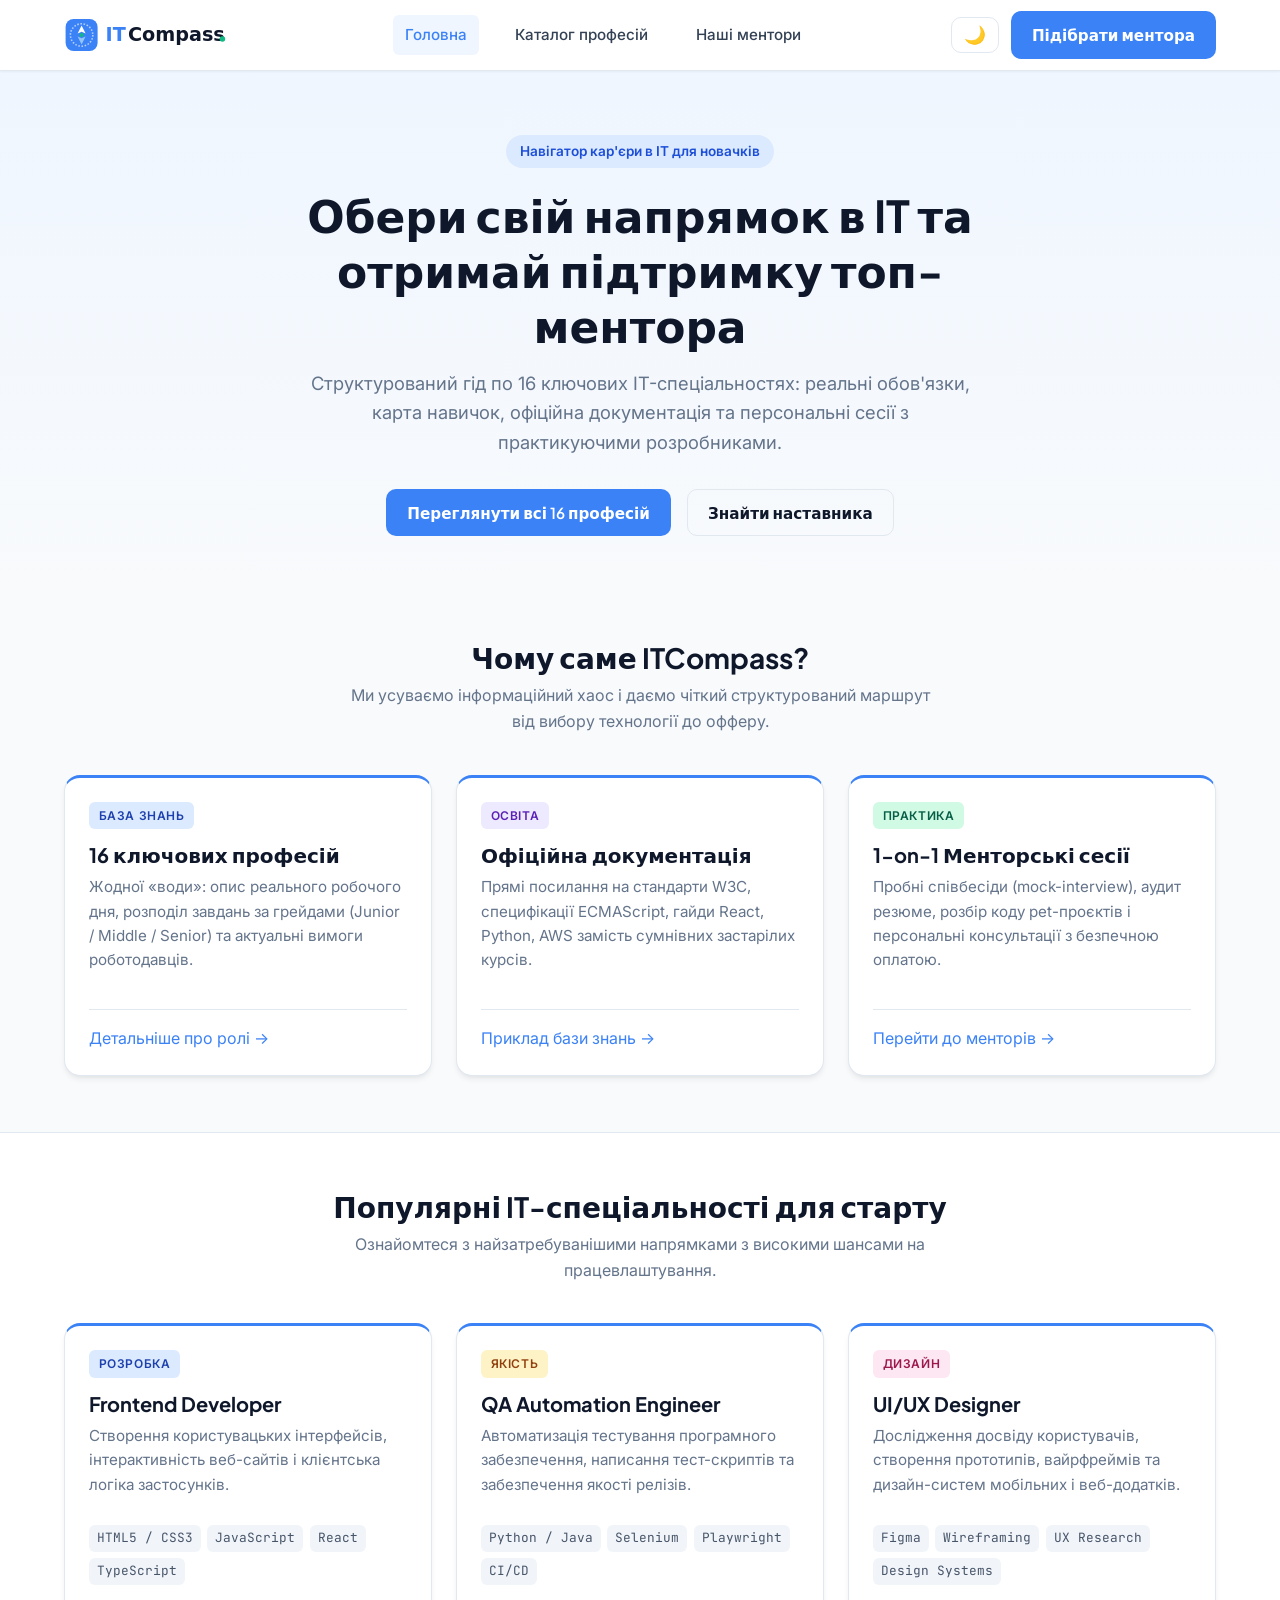
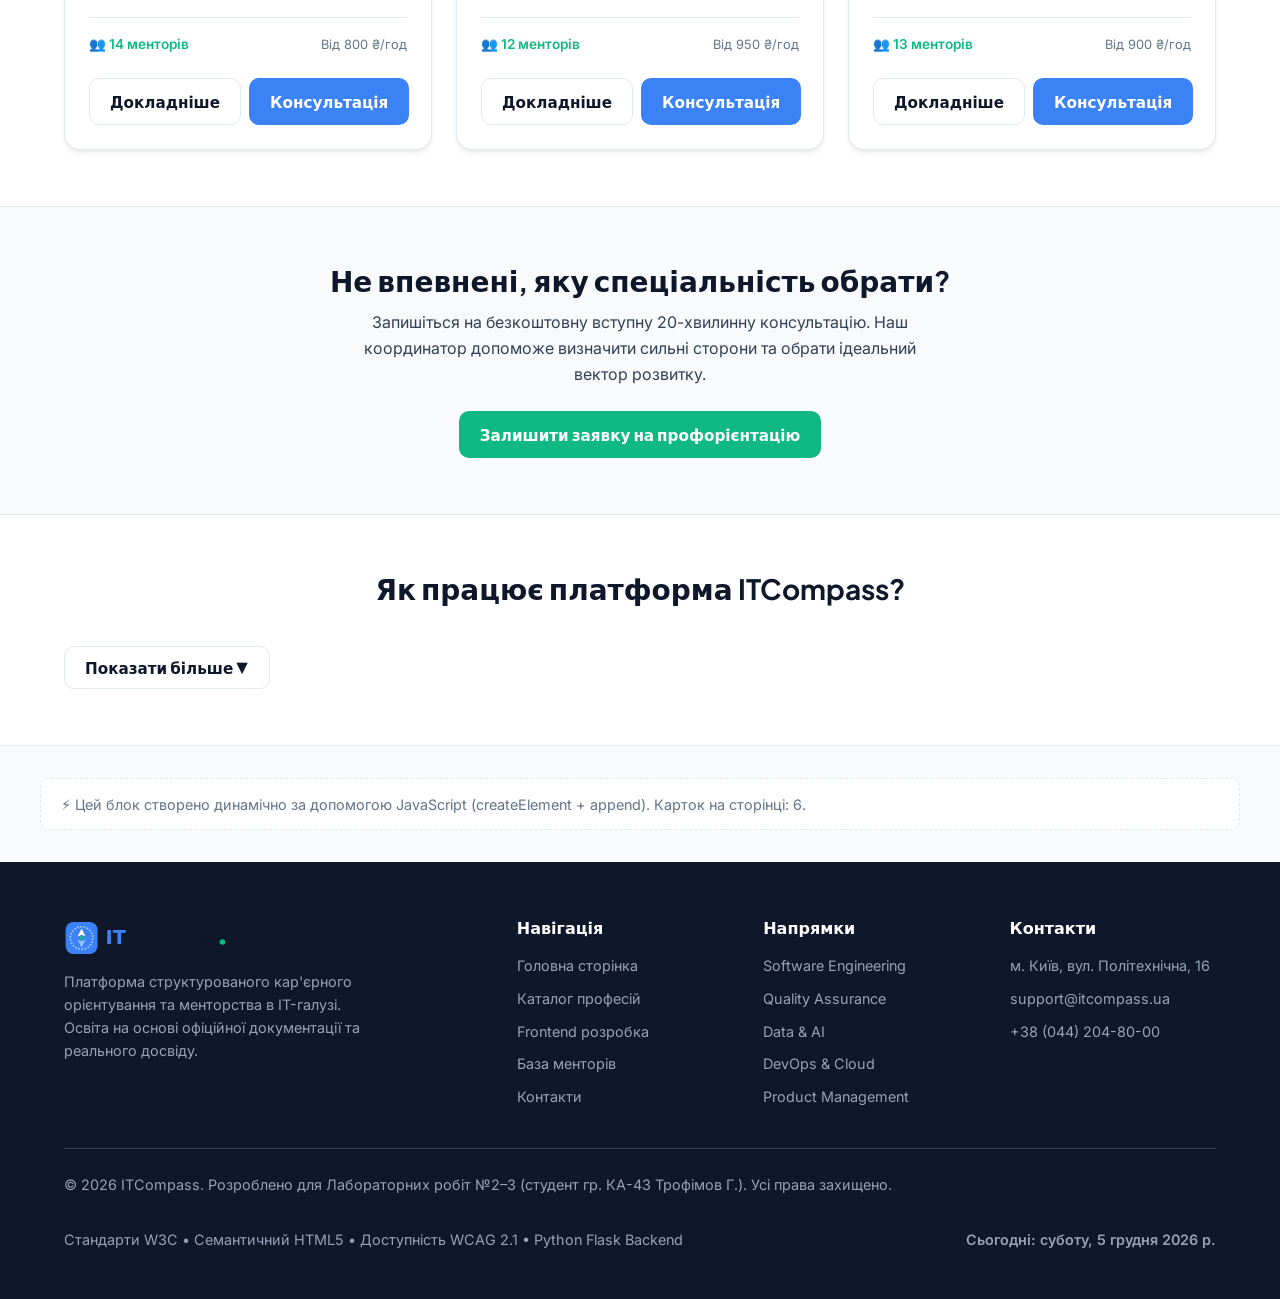
<file: index.html>
<!DOCTYPE html>
<html lang="uk">
<head>
  <meta charset="UTF-8">
  <meta name="viewport" content="width=device-width, initial-scale=1.0">
  <meta name="description" content="ITCompass — інтерактивний довідник IT-професій, база знань з офіційною документацією та платформа підбору менторів для початківців.">
  <meta name="keywords" content="IT професії, як увійти в IT, ментори IT, roadmap розробника, документація, курси програмування">
  <title>ITCompass — Твій орієнтир у світі IT-професій та наставництва</title>
  <link rel="icon" type="image/svg+xml" href="images/favicon.svg">
  <link rel="preconnect" href="https://fonts.googleapis.com">
  <link rel="preconnect" href="https://fonts.gstatic.com" crossorigin>
  <link href="https://fonts.googleapis.com/css2?family=Inter:wght@400;500;600&family=JetBrains+Mono:wght@500;700&family=Plus+Jakarta+Sans:wght@600;700;800&display=swap" rel="stylesheet">
  <link rel="stylesheet" href="css/style.css">
</head>
<body>

  <!-- Семантичний блок Header -->
  <header>
    <div class="container header-inner">
      <a href="index.html" class="brand-logo" aria-label="ITCompass Головна">
        <img src="images/logo.svg" alt="Логотип платформи ITCompass">
      </a>

      <input type="checkbox" id="nav-toggle" class="nav-toggle" aria-label="Відкрити меню">
      <label for="nav-toggle" class="nav-toggle-btn" aria-hidden="true">
        <span></span>
        <span></span>
        <span></span>
      </label>

      <!-- Семантична навігація сайту -->
      <nav aria-label="Головне меню">
        <ul>
          <li><a href="index.html" class="active">Головна</a></li>
          <li><a href="professions.html">Каталог професій</a></li>
          <li><a href="mentors.html">Наші ментори</a></li>
        </ul>
      </nav>

      <div class="nav-actions">
        <a href="contacts.html" class="btn btn-primary">Підібрати ментора</a>
      </div>
    </div>
  </header>

  <!-- Семантичний блок Main -->
  <main>
    <!-- Hero секція -->
    <section class="hero">
      <div class="container">
        <span class="hero-badge">Навігатор кар'єри в IT для новачків</span>
        <h1>Обери свій напрямок в IT та отримай підтримку топ-ментора</h1>
        <p>
          Структурований гід по 16 ключових IT-спеціальностях: реальні обов'язки, карта навичок, офіційна документація та персональні сесії з практикуючими розробниками.
        </p>
        <div class="hero-actions">
          <a href="professions.html" class="btn btn-primary">Переглянути всі 16 професій</a>
          <a href="mentors.html" class="btn btn-outline">Знайти наставника</a>
        </div>
      </div>
    </section>

    <!-- Переваги сервісу -->
    <section>
      <div class="container">
        <div class="section-header">
          <h2>Чому саме ITCompass?</h2>
          <p>Ми усуваємо інформаційний хаос і даємо чіткий структурований маршрут від вибору технології до офферу.</p>
        </div>

        <div class="grid-3">
          <article class="card">
            <span class="card-badge badge-dev">База знань</span>
            <h3>16 ключових професій</h3>
            <p>Жодної «води»: опис реального робочого дня, розподіл завдань за грейдами (Junior / Middle / Senior) та актуальні вимоги роботодавців.</p>
            <div class="card-footer">
              <a href="professions.html">Детальніше про ролі &rarr;</a>
            </div>
          </article>

          <article class="card">
            <span class="card-badge badge-data">Освіта</span>
            <h3>Офіційна документація</h3>
            <p>Прямі посилання на стандарти W3C, специфікації ECMAScript, гайди React, Python, AWS замість сумнівних застарілих курсів.</p>
            <div class="card-footer">
              <a href="profession-frontend.html">Приклад бази знань &rarr;</a>
            </div>
          </article>

          <article class="card">
            <span class="card-badge badge-mgmt">Практика</span>
            <h3>1-on-1 Менторські сесії</h3>
            <p>Пробні співбесіди (mock-interview), аудит резюме, розбір коду pet-проєктів і персональні консультації з безпечною оплатою.</p>
            <div class="card-footer">
              <a href="mentors.html">Перейти до менторів &rarr;</a>
            </div>
          </article>
        </div>
      </div>
    </section>

    <!-- Популярні напрямки -->
    <section class="section-alt">
      <div class="container">
        <div class="section-header">
          <h2>Популярні IT-спеціальності для старту</h2>
          <p>Ознайомтеся з найзатребуванішими напрямками з високими шансами на працевлаштування.</p>
        </div>

        <div class="grid-3">
          <!-- Картка 1 -->
          <article class="card">
            <span class="card-badge badge-dev">Розробка</span>
            <h3>Frontend Developer</h3>
            <p>Створення користувацьких інтерфейсів, інтерактивність веб-сайтів і клієнтська логіка застосунків.</p>
            <ul class="tags-list">
              <li class="tag">HTML5 / CSS3</li>
              <li class="tag">JavaScript</li>
              <li class="tag">React</li>
              <li class="tag">TypeScript</li>
            </ul>
            <div class="card-footer card-footer-stacked">
              <div class="card-meta">
                <span class="card-mentors">👥 14 менторів</span>
                <span class="card-price">Від 800 ₴/год</span>
              </div>
              <div class="card-actions-grid">
                <a href="profession-frontend.html" class="btn btn-outline">Докладніше</a>
                <a href="contacts.html?profession=frontend" class="btn btn-primary">Консультація</a>
              </div>
            </div>
          </article>

          <!-- Картка 2 -->
          <article class="card">
            <span class="card-badge badge-qa">Якість</span>
            <h3>QA Automation Engineer</h3>
            <p>Автоматизація тестування програмного забезпечення, написання тест-скриптів та забезпечення якості релізів.</p>
            <ul class="tags-list">
              <li class="tag">Python / Java</li>
              <li class="tag">Selenium</li>
              <li class="tag">Playwright</li>
              <li class="tag">CI/CD</li>
            </ul>
            <div class="card-footer card-footer-stacked">
              <div class="card-meta">
                <span class="card-mentors">👥 12 менторів</span>
                <span class="card-price">Від 950 ₴/год</span>
              </div>
              <div class="card-actions-grid">
                <button type="button" class="btn btn-outline open-details-btn" data-profession="qa_auto">Докладніше</button>
                <a href="contacts.html?profession=qa_auto" class="btn btn-primary">Консультація</a>
              </div>
            </div>
          </article>

          <!-- Картка 3 -->
          <article class="card">
            <span class="card-badge badge-design">Дизайн</span>
            <h3>UI/UX Designer</h3>
            <p>Дослідження досвіду користувачів, створення прототипів, вайрфреймів та дизайн-систем мобільних і веб-додатків.</p>
            <ul class="tags-list">
              <li class="tag">Figma</li>
              <li class="tag">Wireframing</li>
              <li class="tag">UX Research</li>
              <li class="tag">Design Systems</li>
            </ul>
            <div class="card-footer card-footer-stacked">
              <div class="card-meta">
                <span class="card-mentors">👥 13 менторів</span>
                <span class="card-price">Від 900 ₴/год</span>
              </div>
              <div class="card-actions-grid">
                <button type="button" class="btn btn-outline open-details-btn" data-profession="uiux">Докладніше</button>
                <a href="contacts.html?profession=uiux" class="btn btn-primary">Консультація</a>
              </div>
            </div>
          </article>
        </div>
      </div>
    </section>

    <!-- Заклик до дії -->
    <section>
      <div class="container text-center">
        <h2>Не впевнені, яку спеціальність обрати?</h2>
        <p class="lead-narrow">
          Запишіться на безкоштовну вступну 20-хвилинну консультацію. Наш координатор допоможе визначити сильні сторони та обрати ідеальний вектор розвитку.
        </p>
        <a href="contacts.html" class="btn btn-accent">Залишити заявку на профорієнтацію</a>
      </div>
    </section>

    <!-- ЛР4: Акордеон «Показати більше» (розкривається JavaScript) -->
    <section class="section-alt">
      <div class="container">
        <div class="section-header">
          <h2>Як працює платформа ITCompass?</h2>
        </div>
        <button type="button" class="btn btn-outline accordion-toggle" aria-expanded="false">Показати більше ▼</button>
        <div class="accordion-content">
          <p>
            ITCompass поєднує три складові успішного старту в IT: структуровану базу знань за 16 спеціальностями,
            перевірених менторів із комерційним досвідом від 3 років та практичні формати сесій — від вступної
            консультації до пробної технічної співбесіди.
          </p>
          <p>
            Після заповнення заявки координатор підбирає наставника під ваш запит протягом 2 годин. Перша
            20-хвилинна профорієнтаційна зустріч — безкоштовна, а скасувати чи перенести сесію можна без штрафу
            за 24 години до початку.
          </p>
        </div>
      </div>
    </section>
  </main>

  <!-- Семантичний блок Footer -->
  <footer>
    <div class="container">
      <div class="footer-grid">
        <div class="footer-brand">
          <a href="index.html" class="brand-logo" aria-label="ITCompass">
            <img src="images/logo.svg" alt="ITCompass Лого">
          </a>
          <p>
            Платформа структурованого кар'єрного орієнтування та менторства в IT-галузі. Освіта на основі офіційної документації та реального досвіду.
          </p>
        </div>

        <div class="footer-col">
          <h4>Навігація</h4>
          <ul>
            <li><a href="index.html">Головна сторінка</a></li>
            <li><a href="professions.html">Каталог професій</a></li>
            <li><a href="profession-frontend.html">Frontend розробка</a></li>
            <li><a href="mentors.html">База менторів</a></li>
            <li><a href="contacts.html">Контакти</a></li>
          </ul>
        </div>

        <div class="footer-col">
          <h4>Напрямки</h4>
          <ul>
            <li><a href="professions.html">Software Engineering</a></li>
            <li><a href="professions.html">Quality Assurance</a></li>
            <li><a href="professions.html">Data & AI</a></li>
            <li><a href="professions.html">DevOps & Cloud</a></li>
            <li><a href="professions.html">Product Management</a></li>
          </ul>
        </div>

        <div class="footer-col">
          <h4>Контакти</h4>
          <ul>
            <li>м. Київ, вул. Політехнічна, 16</li>
            <li><a href="mailto:support@itcompass.ua">support@itcompass.ua</a></li>
            <li><a href="tel:+380442048000">+38 (044) 204-80-00</a></li>
          </ul>
        </div>
      </div>

      <div class="footer-bottom">
        <p>&copy; 2026 ITCompass. Розроблено для Лабораторних робіт №2–3 (студент гр. КА-43 Трофімов Г.). Усі права захищено.</p>
        <p>Стандарти W3C &bull; Семантичний HTML5 &bull; Доступність WCAG 2.1 &bull; Python Flask Backend</p>
      </div>
    </div>
  </footer>

  <script src="./js/main.js"></script>
</body>
</html>
</file>
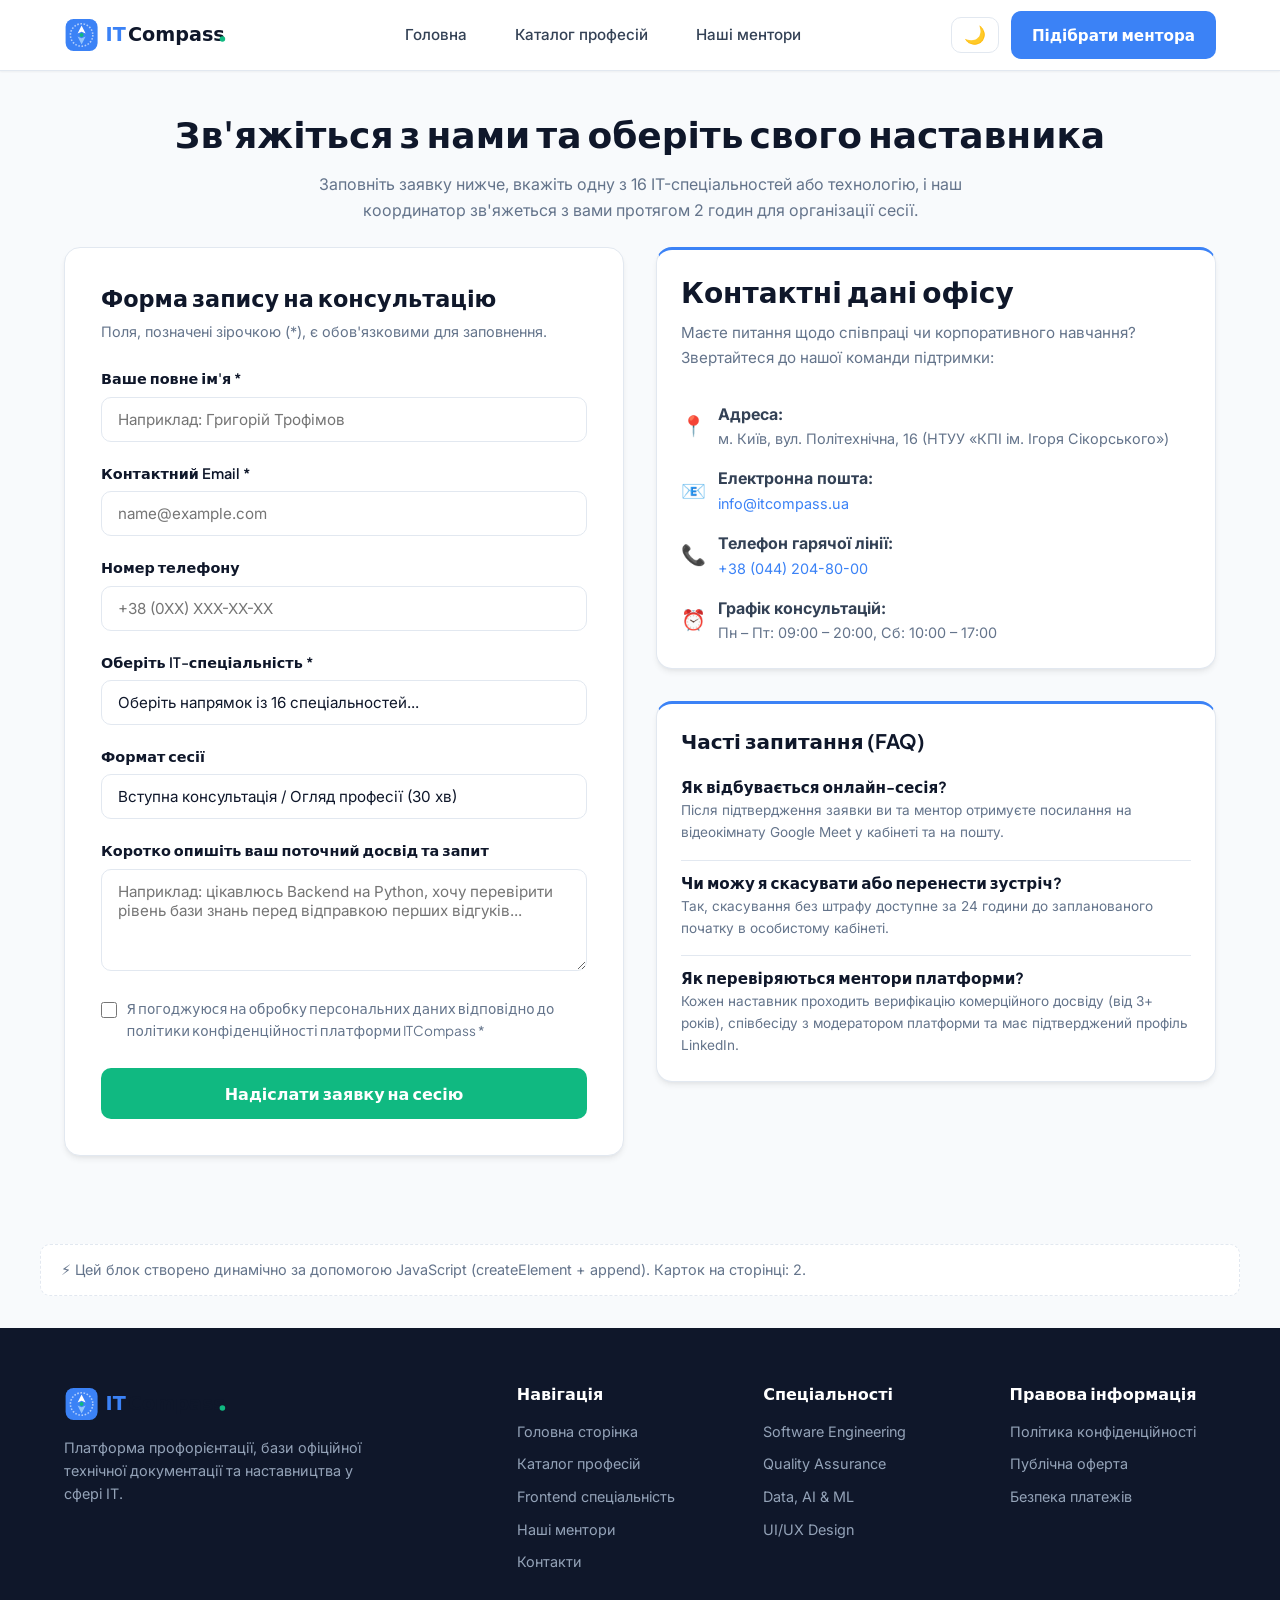
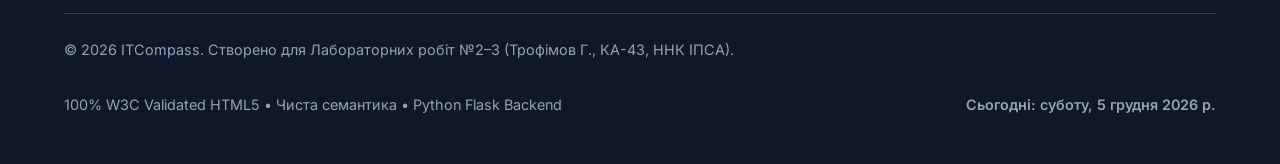
<file: contacts.html>
<!DOCTYPE html>
<html lang="uk">
<head>
  <meta charset="UTF-8">
  <meta name="viewport" content="width=device-width, initial-scale=1.0">
  <meta name="description" content="Контакти платформи ITCompass та онлайн-форма запису на консультацію або підбір IT-ментора за 16 спеціальностями.">
  <title>Контакти та Запис на консультацію — ITCompass</title>
  <link rel="icon" type="image/svg+xml" href="images/favicon.svg">
  <link rel="preconnect" href="https://fonts.googleapis.com">
  <link rel="preconnect" href="https://fonts.gstatic.com" crossorigin>
  <link href="https://fonts.googleapis.com/css2?family=Inter:wght@400;500;600&family=JetBrains+Mono:wght@500;700&family=Plus+Jakarta+Sans:wght@600;700;800&display=swap" rel="stylesheet">
  <link rel="stylesheet" href="css/style.css">
</head>
<body>

  <!-- Header -->
  <header>
    <div class="container header-inner">
      <a href="index.html" class="brand-logo" aria-label="ITCompass Головна">
        <img src="images/logo.svg" alt="Логотип платформи ITCompass">
      </a>

      <input type="checkbox" id="nav-toggle" class="nav-toggle" aria-label="Відкрити меню">
      <label for="nav-toggle" class="nav-toggle-btn" aria-hidden="true">
        <span></span>
        <span></span>
        <span></span>
      </label>

      <nav aria-label="Головне меню">
        <ul>
          <li><a href="index.html">Головна</a></li>
          <li><a href="professions.html">Каталог професій</a></li>
          <li><a href="mentors.html">Наші ментори</a></li>
        </ul>
      </nav>

      <div class="nav-actions">
        <a href="contacts.html" class="btn btn-primary">Підібрати ментора</a>
      </div>
    </div>
  </header>

  <!-- Main -->
  <main>
    <div class="container page-head">
      <h1>Зв'яжіться з нами та оберіть свого наставника</h1>
      <p>
        Заповніть заявку нижче, вкажіть одну з 16 IT-спеціальностей або технологію, і наш координатор зв'яжеться з вами протягом 2 годин для організації сесії.
      </p>
    </div>

    <section class="section-flush-top">
      <div class="container">
        <div class="grid-2 align-start">

          <!-- Ліва колонка: Форма <form> -->
          <div class="form-container form-container-flush">
            <h2 class="form-title">Форма запису на консультацію</h2>
            <p class="required-note">
              Поля, позначені зірочкою (*), є обов'язковими для заповнення.
            </p>

            <!-- Семантична форма за оновленим каталогом 16 спеціальностей (Static HTML5) -->
            <form id="contactForm" action="success.html" method="GET">
              <div class="form-group">
                <label for="userName">Ваше повне ім'я *</label>
                <input type="text" id="userName" name="userName" placeholder="Наприклад: Григорій Трофімов" autocomplete="name" minlength="3" required>
                <small class="error-message">Будь ласка, вкажіть ваше ім'я (щонайменше 3 символи).</small>
              </div>

              <div class="form-group">
                <label for="userEmail">Контактний Email *</label>
                <input type="email" id="userEmail" name="userEmail" placeholder="name@example.com" autocomplete="email" required>
                <small class="error-message">Введіть коректну email-адресу, наприклад name@example.com.</small>
              </div>

              <div class="form-group">
                <label for="userPhone">Номер телефону</label>
                <input type="tel" id="userPhone" name="userPhone" placeholder="+38 (0XX) XXX-XX-XX" autocomplete="tel" pattern="\+?[0-9\s\-()]{10,17}">
                <small class="error-message">Введіть номер у форматі +38 (0XX) XXX-XX-XX.</small>
              </div>

              <div class="form-group">
                <label for="professionSelect">Оберіть IT-спеціальність *</label>
                <select id="professionSelect" name="professionSelect" required>
                  <option value="" disabled selected>Оберіть напрямок із 16 спеціальностей...</option>
                  
                  <optgroup label="Software Engineering">
                    <option value="frontend">1. Frontend Developer (React/Vue)</option>
                    <option value="backend">2. Backend Developer (Node.js/Python/Java/Go)</option>
                    <option value="fullstack">3. Fullstack Developer</option>
                    <option value="mobile">4. Mobile Developer (iOS / Android / Flutter)</option>
                  </optgroup>

                  <optgroup label="Тестування ПЗ (QA)">
                    <option value="qa_manual">5. Manual Testing Engineer</option>
                    <option value="qa_auto">6. Test Automation Engineer (Python/Java/JS)</option>
                  </optgroup>

                  <optgroup label="Data, AI and ML">
                    <option value="data_analyst">7. Data Analyst</option>
                    <option value="data_scientist">8. Data Scientist</option>
                    <option value="ml_ai">9. Machine Learning / AI Engineer</option>
                    <option value="data_engineer">10. Data Engineer</option>
                  </optgroup>

                  <optgroup label="Інфраструктура та безпека">
                    <option value="devops">11. DevOps Engineer</option>
                    <option value="cloud_arch">12. Cloud Architect</option>
                    <option value="cybersecurity">13. Cybersecurity Specialist / InfoSec</option>
                  </optgroup>

                  <optgroup label="Design">
                    <option value="uiux">14. UI/UX Designer</option>
                  </optgroup>

                  <optgroup label="Management, Analytics, and Product">
                    <option value="pm">15. Project Manager (PM)</option>
                    <option value="ba">16. Business Analyst (BA)</option>
                  </optgroup>

                  <optgroup label="Інше">
                    <option value="undecided">Ще не визначився (потрібна профорієнтація)</option>
                  </optgroup>
                </select>
                <small class="error-message">Будь ласка, оберіть спеціальність зі списку.</small>
              </div>

              <div class="form-group">
                <label for="sessionType">Формат сесії</label>
                <select id="sessionType" name="sessionType">
                  <option value="consultation">Вступна консультація / Огляд професії (30 хв)</option>
                  <option value="mock_interview">Пробна технічна співбесіда (Mock-interview 60 хв)</option>
                  <option value="cv_review">Аудит резюме, LinkedIn та портфоліо (45 хв)</option>
                  <option value="code_review">Розбір коду pet-проєкту (60 хв)</option>
                </select>
              </div>

              <div class="form-group">
                <label for="userMessage">Коротко опишіть ваш поточний досвід та запит</label>
                <textarea id="userMessage" name="userMessage" rows="4" placeholder="Наприклад: цікавлюсь Backend на Python, хочу перевірити рівень бази знань перед відправкою перших відгуків..."></textarea>
              </div>

              <div class="form-group checkbox-group">
                <input type="checkbox" id="userConsent" name="userConsent" required>
                <label for="userConsent">
                  Я погоджуюся на обробку персональних даних відповідно до політики конфіденційності платформи ITCompass *
                </label>
              </div>

              <button type="submit" class="btn btn-accent btn-block">
                Надіслати заявку на сесію
              </button>
            </form>
          </div>

          <!-- Права колонка: Контактна інформація та FAQ -->
          <div>
            <div class="card card-spaced">
              <h2>Контактні дані офісу</h2>
              <p class="text-muted">
                Маєте питання щодо співпраці чи корпоративного навчання? Звертайтеся до нашої команди підтримки:
              </p>

              <ul class="contact-list">
                <li>
                  <span class="contact-icon">📍</span>
                  <div>
                    <strong>Адреса:</strong>
                    <p>м. Київ, вул. Політехнічна, 16 (НТУУ «КПІ ім. Ігоря Сікорського»)</p>
                  </div>
                </li>
                <li>
                  <span class="contact-icon">📧</span>
                  <div>
                    <strong>Електронна пошта:</strong>
                    <p><a href="mailto:info@itcompass.ua">info@itcompass.ua</a></p>
                  </div>
                </li>
                <li>
                  <span class="contact-icon">📞</span>
                  <div>
                    <strong>Телефон гарячої лінії:</strong>
                    <p><a href="tel:+380442048000">+38 (044) 204-80-00</a></p>
                  </div>
                </li>
                <li>
                  <span class="contact-icon">⏰</span>
                  <div>
                    <strong>Графік консультацій:</strong>
                    <p>Пн – Пт: 09:00 – 20:00, Сб: 10:00 – 17:00</p>
                  </div>
                </li>
              </ul>
            </div>

            <!-- FAQ Блок -->
            <div class="card">
              <h3>Часті запитання (FAQ)</h3>
              <div class="faq-list">
                <div>
                  <h4>Як відбувається онлайн-сесія?</h4>
                  <p>
                    Після підтвердження заявки ви та ментор отримуєте посилання на відеокімнату Google Meet у кабінеті та на пошту.
                  </p>
                </div>
                <div class="faq-item">
                  <h4>Чи можу я скасувати або перенести зустріч?</h4>
                  <p>
                    Так, скасування без штрафу доступне за 24 години до запланованого початку в особистому кабінеті.
                  </p>
                </div>
                <div class="faq-item">
                  <h4>Як перевіряються ментори платформи?</h4>
                  <p>
                    Кожен наставник проходить верифікацію комерційного досвіду (від 3+ років), співбесіду з модератором платформи та має підтверджений профіль LinkedIn.
                  </p>
                </div>
              </div>
            </div>
          </div>

        </div>
      </div>
    </section>
  </main>

  <!-- Footer -->
  <footer>
    <div class="container">
      <div class="footer-grid">
        <div class="footer-brand">
          <a href="index.html" class="brand-logo" aria-label="ITCompass">
            <img src="images/logo.svg" alt="ITCompass Лого">
          </a>
          <p>
            Платформа профорієнтації, бази офіційної технічної документації та наставництва у сфері IT.
          </p>
        </div>

        <div class="footer-col">
          <h4>Навігація</h4>
          <ul>
            <li><a href="index.html">Головна сторінка</a></li>
            <li><a href="professions.html">Каталог професій</a></li>
            <li><a href="profession-frontend.html">Frontend спеціальність</a></li>
            <li><a href="mentors.html">Наші ментори</a></li>
            <li><a href="contacts.html">Контакти</a></li>
          </ul>
        </div>

        <div class="footer-col">
          <h4>Спеціальності</h4>
          <ul>
            <li><a href="professions.html">Software Engineering</a></li>
            <li><a href="professions.html">Quality Assurance</a></li>
            <li><a href="professions.html">Data, AI & ML</a></li>
            <li><a href="professions.html">UI/UX Design</a></li>
          </ul>
        </div>

        <div class="footer-col">
          <h4>Правова інформація</h4>
          <ul>
            <li><a href="contacts.html">Політика конфіденційності</a></li>
            <li><a href="contacts.html">Публічна оферта</a></li>
            <li><a href="contacts.html">Безпека платежів</a></li>
          </ul>
        </div>
      </div>

      <div class="footer-bottom">
        <p>&copy; 2026 ITCompass. Створено для Лабораторних робіт №2–3 (Трофімов Г., КА-43, ННК ІПСА).</p>
        <p>100% W3C Validated HTML5 &bull; Чиста семантика &bull; Python Flask Backend</p>
      </div>
    </div>
  </footer>

  <script src="./js/main.js"></script>
</body>
</html>
</file>
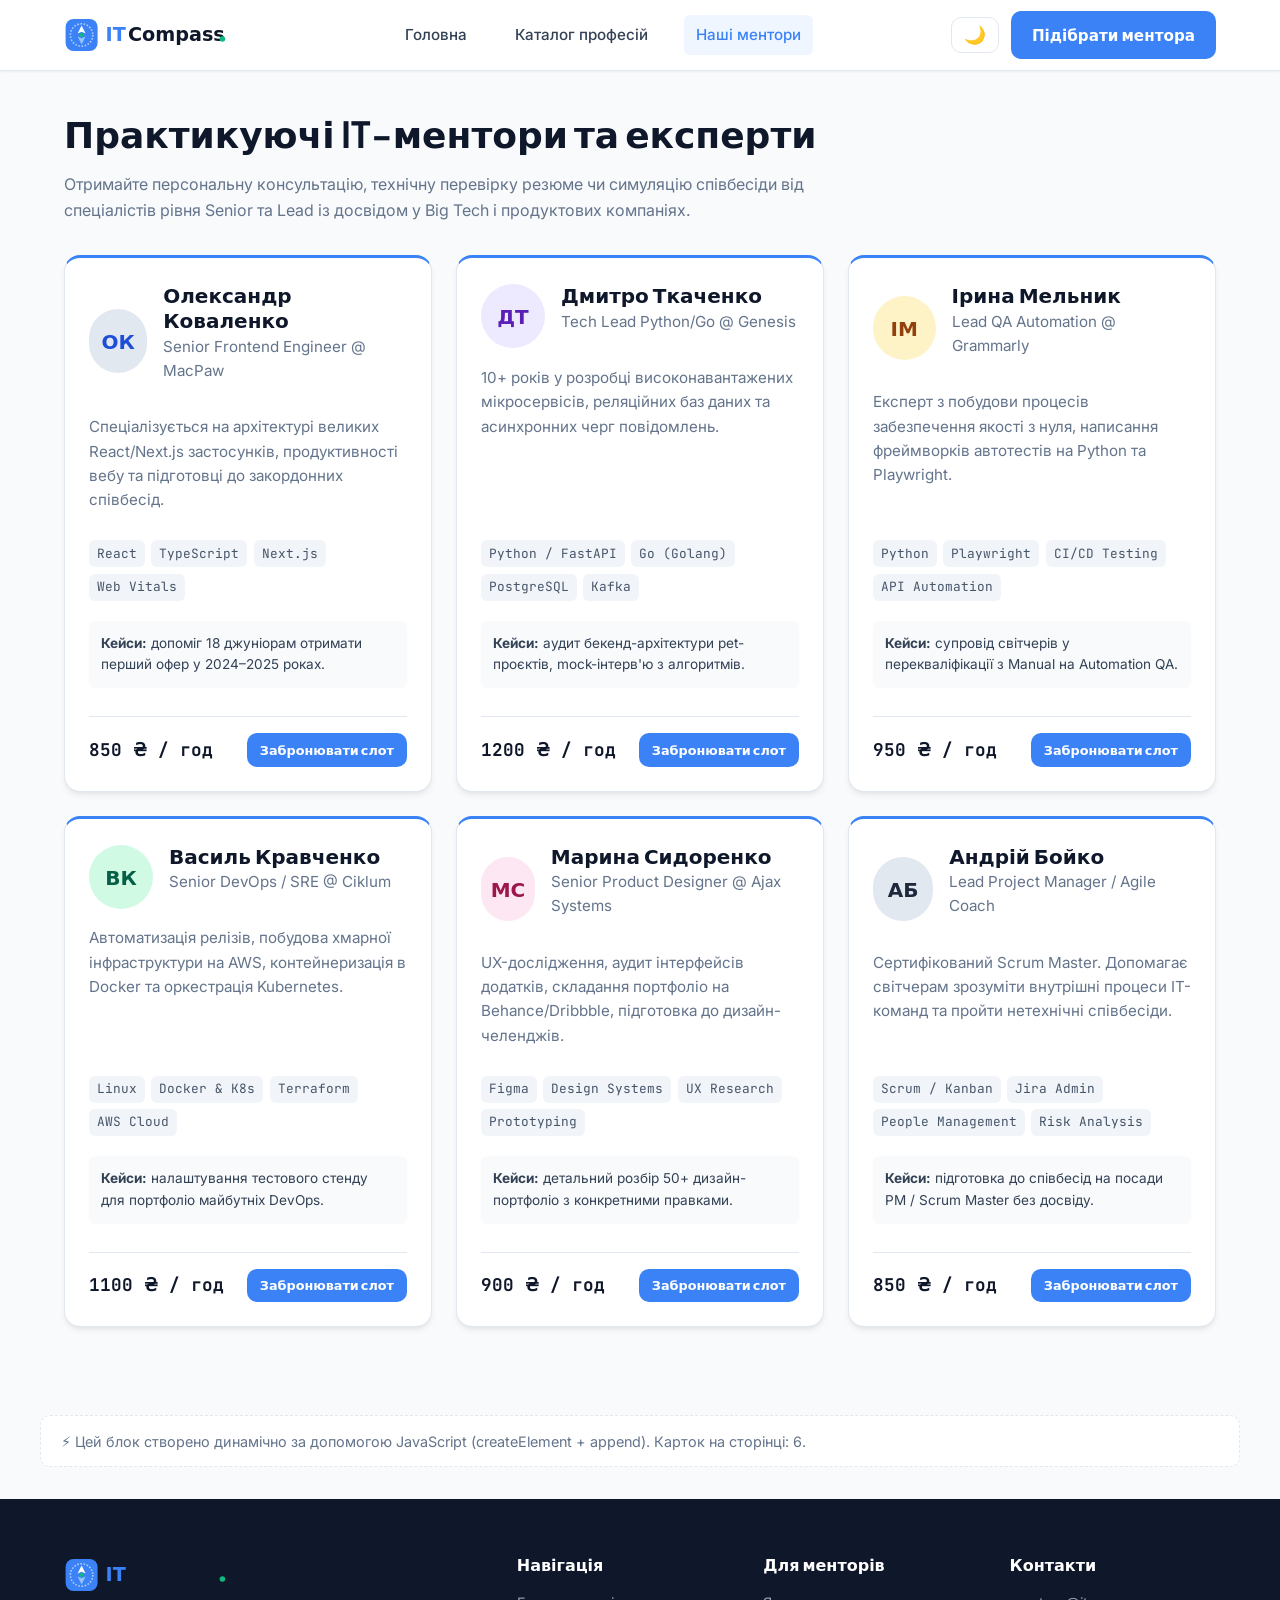
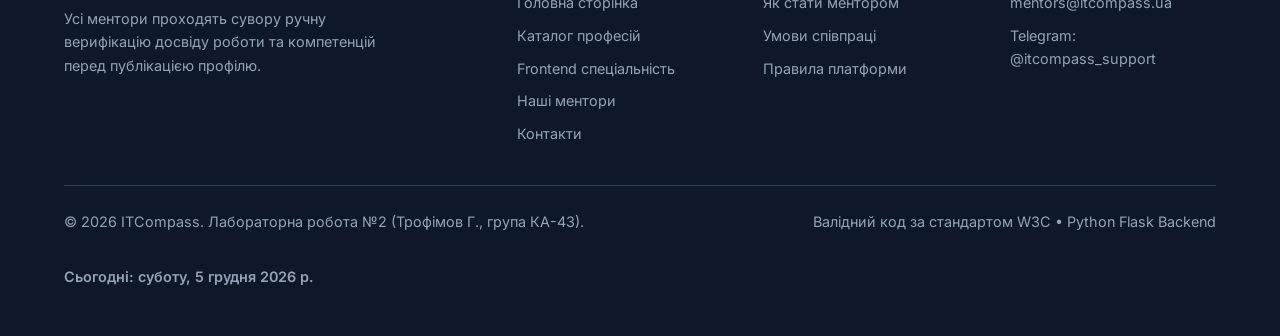
<file: mentors.html>
<!DOCTYPE html>
<html lang="uk">
<head>
  <meta charset="UTF-8">
  <meta name="viewport" content="width=device-width, initial-scale=1.0">
  <meta name="description" content="База перевірених IT-менторів: вибір наставника за стеком технологій, перегляд реальних кейсів, бронювання 1-on-1 консультацій та пробних співбесід.">
  <title>Каталог менторів — ITCompass</title>
  <link rel="icon" type="image/svg+xml" href="images/favicon.svg">
  <link rel="preconnect" href="https://fonts.googleapis.com">
  <link rel="preconnect" href="https://fonts.gstatic.com" crossorigin>
  <link href="https://fonts.googleapis.com/css2?family=Inter:wght@400;500;600&family=JetBrains+Mono:wght@500;700&family=Plus+Jakarta+Sans:wght@600;700;800&display=swap" rel="stylesheet">
  <link rel="stylesheet" href="css/style.css">
</head>
<body>

  <!-- Header -->
  <header>
    <div class="container header-inner">
      <a href="index.html" class="brand-logo" aria-label="ITCompass Головна">
        <img src="images/logo.svg" alt="Логотип платформи ITCompass">
      </a>

      <input type="checkbox" id="nav-toggle" class="nav-toggle" aria-label="Відкрити меню">
      <label for="nav-toggle" class="nav-toggle-btn" aria-hidden="true">
        <span></span>
        <span></span>
        <span></span>
      </label>

      <nav aria-label="Головне меню">
        <ul>
          <li><a href="index.html">Головна</a></li>
          <li><a href="professions.html">Каталог професій</a></li>
          <li><a href="mentors.html" class="active">Наші ментори</a></li>
        </ul>
      </nav>

      <div class="nav-actions">
        <a href="contacts.html" class="btn btn-primary">Підібрати ментора</a>
      </div>
    </div>
  </header>

  <!-- Main -->
  <main>
    <div class="container" style="padding-top: 2.5rem; padding-bottom: 1rem;">
      <h1>Практикуючі IT-ментори та експерти</h1>
      <p style="color: var(--color-text-muted); max-width: 750px;">
        Отримайте персональну консультацію, технічну перевірку резюме чи симуляцію співбесіди від спеціалістів рівня Senior та Lead із досвідом у Big Tech і продуктових компаніях.
      </p>
    </div>

    <section class="section-flush-top">
      <div class="container">
        <div class="grid-3">

          <!-- Ментор 1 -->
          <article class="card">
            <div class="mentor-header">
              <div class="mentor-avatar">ОК</div>
              <div class="mentor-info">
                <h3>Олександр Коваленко</h3>
                <p class="mentor-title">Senior Frontend Engineer @ MacPaw</p>
              </div>
            </div>
            <p>
              Спеціалізується на архітектурі великих React/Next.js застосунків, продуктивності вебу та підготовці до закордонних співбесід.
            </p>
            <ul class="tags-list">
              <li class="tag">React</li>
              <li class="tag">TypeScript</li>
              <li class="tag">Next.js</li>
              <li class="tag">Web Vitals</li>
            </ul>
            <div style="background-color: #F8FAFC; padding: 0.75rem; border-radius: var(--radius-sm); margin: 0.5rem 0; font-size: 0.85rem;">
              <strong>Кейси:</strong> допоміг 18 джуніорам отримати перший офер у 2024–2025 роках.
            </div>
            <div class="card-footer">
              <span class="mentor-rate">850 ₴ / год</span>
              <a href="contacts.html" class="btn btn-primary btn-sm">Забронювати слот</a>
            </div>
          </article>

          <!-- Ментор 2 -->
          <article class="card">
            <div class="mentor-header">
              <div class="mentor-avatar" style="background-color: #EDE9FE; color: #5B21B6;">ДТ</div>
              <div class="mentor-info">
                <h3>Дмитро Ткаченко</h3>
                <p class="mentor-title">Tech Lead Python/Go @ Genesis</p>
              </div>
            </div>
            <p>
              10+ років у розробці високонавантажених мікросервісів, реляційних баз даних та асинхронних черг повідомлень.
            </p>
            <ul class="tags-list">
              <li class="tag">Python / FastAPI</li>
              <li class="tag">Go (Golang)</li>
              <li class="tag">PostgreSQL</li>
              <li class="tag">Kafka</li>
            </ul>
            <div style="background-color: #F8FAFC; padding: 0.75rem; border-radius: var(--radius-sm); margin: 0.5rem 0; font-size: 0.85rem;">
              <strong>Кейси:</strong> аудит бекенд-архітектури pet-проєктів, mock-інтерв'ю з алгоритмів.
            </div>
            <div class="card-footer">
              <span class="mentor-rate">1200 ₴ / год</span>
              <a href="contacts.html" class="btn btn-primary btn-sm">Забронювати слот</a>
            </div>
          </article>

          <!-- Ментор 3 -->
          <article class="card">
            <div class="mentor-header">
              <div class="mentor-avatar" style="background-color: #FEF3C7; color: #92400E;">ІМ</div>
              <div class="mentor-info">
                <h3>Ірина Мельник</h3>
                <p class="mentor-title">Lead QA Automation @ Grammarly</p>
              </div>
            </div>
            <p>
              Експерт з побудови процесів забезпечення якості з нуля, написання фреймворків автотестів на Python та Playwright.
            </p>
            <ul class="tags-list">
              <li class="tag">Python</li>
              <li class="tag">Playwright</li>
              <li class="tag">CI/CD Testing</li>
              <li class="tag">API Automation</li>
            </ul>
            <div style="background-color: #F8FAFC; padding: 0.75rem; border-radius: var(--radius-sm); margin: 0.5rem 0; font-size: 0.85rem;">
              <strong>Кейси:</strong> супровід світчерів у перекваліфікації з Manual на Automation QA.
            </div>
            <div class="card-footer">
              <span class="mentor-rate">950 ₴ / год</span>
              <a href="contacts.html" class="btn btn-primary btn-sm">Забронювати слот</a>
            </div>
          </article>

          <!-- Ментор 4 -->
          <article class="card">
            <div class="mentor-header">
              <div class="mentor-avatar" style="background-color: #D1FAE5; color: #065F46;">ВК</div>
              <div class="mentor-info">
                <h3>Василь Кравченко</h3>
                <p class="mentor-title">Senior DevOps / SRE @ Ciklum</p>
              </div>
            </div>
            <p>
              Автоматизація релізів, побудова хмарної інфраструктури на AWS, контейнеризація в Docker та оркестрація Kubernetes.
            </p>
            <ul class="tags-list">
              <li class="tag">Linux</li>
              <li class="tag">Docker & K8s</li>
              <li class="tag">Terraform</li>
              <li class="tag">AWS Cloud</li>
            </ul>
            <div style="background-color: #F8FAFC; padding: 0.75rem; border-radius: var(--radius-sm); margin: 0.5rem 0; font-size: 0.85rem;">
              <strong>Кейси:</strong> налаштування тестового стенду для портфоліо майбутніх DevOps.
            </div>
            <div class="card-footer">
              <span class="mentor-rate">1100 ₴ / год</span>
              <a href="contacts.html" class="btn btn-primary btn-sm">Забронювати слот</a>
            </div>
          </article>

          <!-- Ментор 5 -->
          <article class="card">
            <div class="mentor-header">
              <div class="mentor-avatar" style="background-color: #FCE7F3; color: #9D174D;">МС</div>
              <div class="mentor-info">
                <h3>Марина Сидоренко</h3>
                <p class="mentor-title">Senior Product Designer @ Ajax Systems</p>
              </div>
            </div>
            <p>
              UX-дослідження, аудит інтерфейсів додатків, складання портфоліо на Behance/Dribbble, підготовка до дизайн-челенджів.
            </p>
            <ul class="tags-list">
              <li class="tag">Figma</li>
              <li class="tag">Design Systems</li>
              <li class="tag">UX Research</li>
              <li class="tag">Prototyping</li>
            </ul>
            <div style="background-color: #F8FAFC; padding: 0.75rem; border-radius: var(--radius-sm); margin: 0.5rem 0; font-size: 0.85rem;">
              <strong>Кейси:</strong> детальний розбір 50+ дизайн-портфоліо з конкретними правками.
            </div>
            <div class="card-footer">
              <span class="mentor-rate">900 ₴ / год</span>
              <a href="contacts.html" class="btn btn-primary btn-sm">Забронювати слот</a>
            </div>
          </article>

          <!-- Ментор 6 -->
          <article class="card">
            <div class="mentor-header">
              <div class="mentor-avatar" style="background-color: #E2E8F0; color: #1E293B;">АБ</div>
              <div class="mentor-info">
                <h3>Андрій Бойко</h3>
                <p class="mentor-title">Lead Project Manager / Agile Coach</p>
              </div>
            </div>
            <p>
              Сертифікований Scrum Master. Допомагає світчерам зрозуміти внутрішні процеси IT-команд та пройти нетехнічні співбесіди.
            </p>
            <ul class="tags-list">
              <li class="tag">Scrum / Kanban</li>
              <li class="tag">Jira Admin</li>
              <li class="tag">People Management</li>
              <li class="tag">Risk Analysis</li>
            </ul>
            <div style="background-color: #F8FAFC; padding: 0.75rem; border-radius: var(--radius-sm); margin: 0.5rem 0; font-size: 0.85rem;">
              <strong>Кейси:</strong> підготовка до співбесід на посади PM / Scrum Master без досвіду.
            </div>
            <div class="card-footer">
              <span class="mentor-rate">850 ₴ / год</span>
              <a href="contacts.html" class="btn btn-primary btn-sm">Забронювати слот</a>
            </div>
          </article>

        </div>
      </div>
    </section>
  </main>

  <!-- Footer -->
  <footer>
    <div class="container">
      <div class="footer-grid">
        <div class="footer-brand">
          <a href="index.html" class="brand-logo" aria-label="ITCompass">
            <img src="images/logo.svg" alt="ITCompass Лого">
          </a>
          <p>
            Усі ментори проходять сувору ручну верифікацію досвіду роботи та компетенцій перед публікацією профілю.
          </p>
        </div>

        <div class="footer-col">
          <h4>Навігація</h4>
          <ul>
            <li><a href="index.html">Головна сторінка</a></li>
            <li><a href="professions.html">Каталог професій</a></li>
            <li><a href="profession-frontend.html">Frontend спеціальність</a></li>
            <li><a href="mentors.html">Наші ментори</a></li>
            <li><a href="contacts.html">Контакти</a></li>
          </ul>
        </div>

        <div class="footer-col">
          <h4>Для менторів</h4>
          <ul>
            <li><a href="contacts.html">Як стати ментором</a></li>
            <li><a href="contacts.html">Умови співпраці</a></li>
            <li><a href="contacts.html">Правила платформи</a></li>
          </ul>
        </div>

        <div class="footer-col">
          <h4>Контакти</h4>
          <ul>
            <li><a href="mailto:mentors@itcompass.ua">mentors@itcompass.ua</a></li>
            <li>Telegram: @itcompass_support</li>
          </ul>
        </div>
      </div>

      <div class="footer-bottom">
        <p>&copy; 2026 ITCompass. Лабораторна робота №2 (Трофімов Г., група КА-43).</p>
        <p>Валідний код за стандартом W3C &bull; Python Flask Backend</p>
      </div>
    </div>
  </footer>

  <script src="./js/main.js"></script>
</body>
</html>
</file>
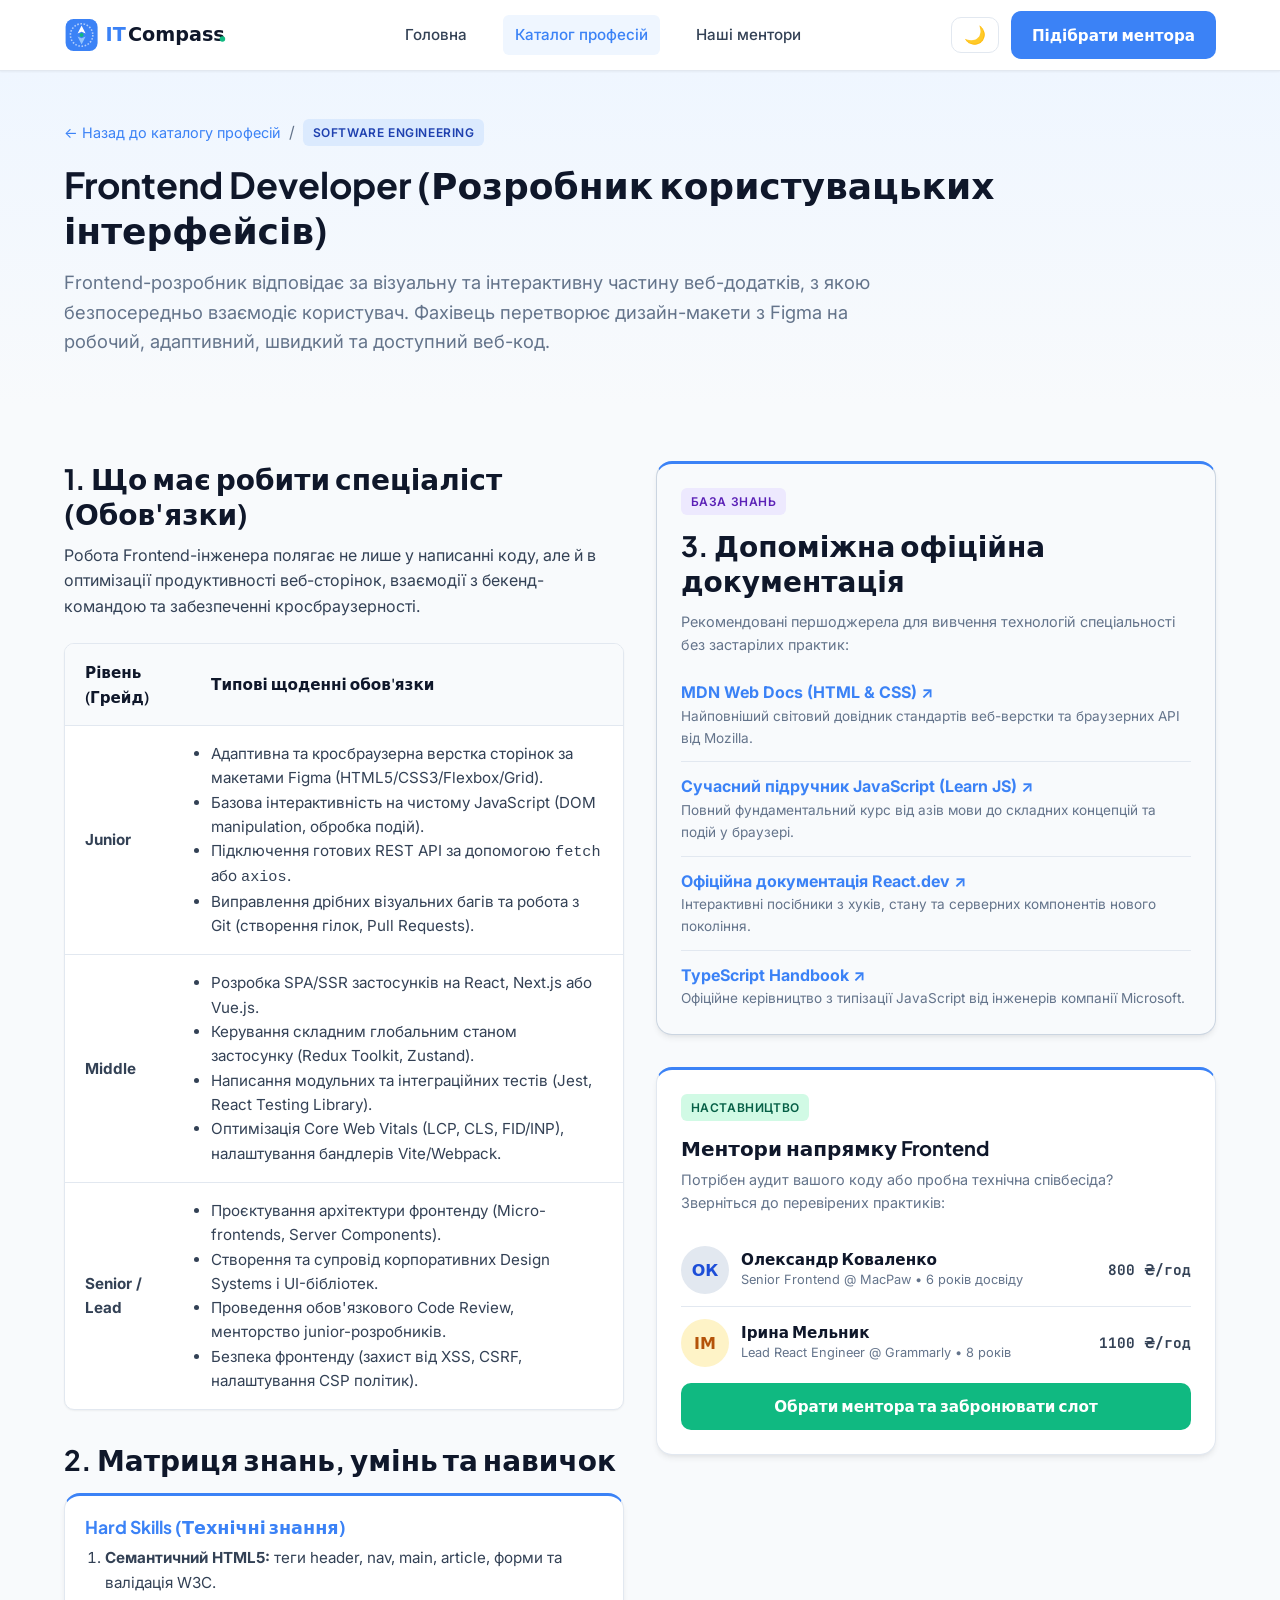
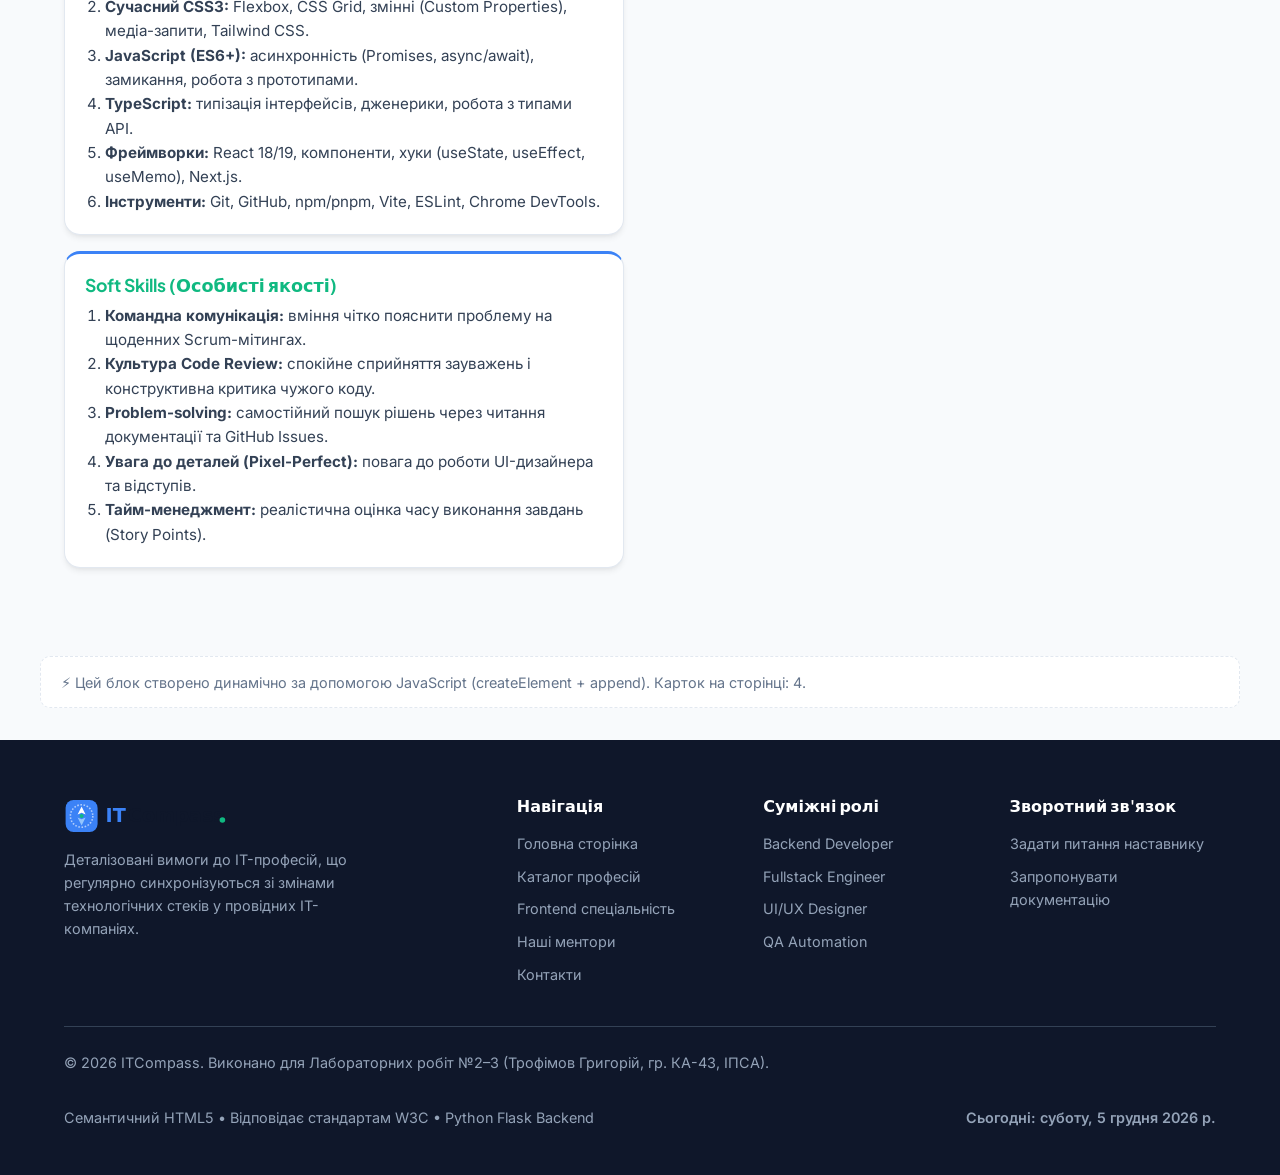
<file: profession-frontend.html>
<!DOCTYPE html>
<html lang="uk">
<head>
  <meta charset="UTF-8">
  <meta name="viewport" content="width=device-width, initial-scale=1.0">
  <meta name="description" content="Frontend Developer: детальний огляд професії, щоденні обов'язки Junior/Middle/Senior, карта навичок, офіційна документація та підбір менторів.">
  <title>Frontend Developer — Обов'язки, Навички та Документація | ITCompass</title>
  <link rel="icon" type="image/svg+xml" href="images/favicon.svg">
  <link rel="preconnect" href="https://fonts.googleapis.com">
  <link rel="preconnect" href="https://fonts.gstatic.com" crossorigin>
  <link href="https://fonts.googleapis.com/css2?family=Inter:wght@400;500;600&family=JetBrains+Mono:wght@500;700&family=Plus+Jakarta+Sans:wght@600;700;800&display=swap" rel="stylesheet">
  <link rel="stylesheet" href="css/style.css">
</head>
<body>

  <!-- Header -->
  <header>
    <div class="container header-inner">
      <a href="index.html" class="brand-logo" aria-label="ITCompass Головна">
        <img src="images/logo.svg" alt="Логотип платформи ITCompass">
      </a>

      <input type="checkbox" id="nav-toggle" class="nav-toggle" aria-label="Відкрити меню">
      <label for="nav-toggle" class="nav-toggle-btn" aria-hidden="true">
        <span></span>
        <span></span>
        <span></span>
      </label>

      <nav aria-label="Головне меню">
        <ul>
          <li><a href="index.html">Головна</a></li>
          <li><a href="professions.html" class="active">Каталог професій</a></li>
          <li><a href="mentors.html">Наші ментори</a></li>
        </ul>
      </nav>

      <div class="nav-actions">
        <a href="contacts.html" class="btn btn-primary">Підібрати ментора</a>
      </div>
    </div>
  </header>

  <!-- Main -->
  <main>
    <!-- Шапка професії -->
    <section style="background: linear-gradient(180deg, #EFF6FF 0%, var(--color-bg) 100%); padding: 3rem 0 2rem;">
      <div class="container">
        <div style="display: flex; gap: 0.5rem; margin-bottom: 1rem; align-items: center;">
          <a href="professions.html" style="font-size: 0.9rem;">&larr; Назад до каталогу професій</a>
          <span class="text-muted">/</span>
          <span class="card-badge badge-dev mb-0">Software Engineering</span>
        </div>
        <h1>Frontend Developer (Розробник користувацьких інтерфейсів)</h1>
        <p style="font-size: 1.15rem; color: var(--color-text-muted); max-width: 820px;">
          Frontend-розробник відповідає за візуальну та інтерактивну частину веб-додатків, з якою безпосередньо взаємодіє користувач. Фахівець перетворює дизайн-макети з Figma на робочий, адаптивний, швидкий та доступний веб-код.
        </p>
      </div>
    </section>

    <!-- Основний зміст сторінки -->
    <section>
      <div class="container">
        <div class="grid-2 align-start">
          
          <!-- Ліва колонка: Обов'язки та навички -->
          <div>
            <h2>1. Що має робити спеціаліст (Обов'язки)</h2>
            <p>
              Робота Frontend-інженера полягає не лише у написанні коду, але й в оптимізації продуктивності веб-сторінок, взаємодії з бекенд-командою та забезпеченні кросбраузерності.
            </p>

            <div class="table-responsive">
              <table>
                <thead>
                  <tr>
                    <th>Рівень (Грейд)</th>
                    <th>Типові щоденні обов'язки</th>
                  </tr>
                </thead>
                <tbody>
                  <tr>
                    <td><strong>Junior</strong></td>
                    <td>
                      <ul>
                        <li>Адаптивна та кросбраузерна верстка сторінок за макетами Figma (HTML5/CSS3/Flexbox/Grid).</li>
                        <li>Базова інтерактивність на чистому JavaScript (DOM manipulation, обробка подій).</li>
                        <li>Підключення готових REST API за допомогою <code>fetch</code> або <code>axios</code>.</li>
                        <li>Виправлення дрібних візуальних багів та робота з Git (створення гілок, Pull Requests).</li>
                      </ul>
                    </td>
                  </tr>
                  <tr>
                    <td><strong>Middle</strong></td>
                    <td>
                      <ul>
                        <li>Розробка SPA/SSR застосунків на React, Next.js або Vue.js.</li>
                        <li>Керування складним глобальним станом застосунку (Redux Toolkit, Zustand).</li>
                        <li>Написання модульних та інтеграційних тестів (Jest, React Testing Library).</li>
                        <li>Оптимізація Core Web Vitals (LCP, CLS, FID/INP), налаштування бандлерів Vite/Webpack.</li>
                      </ul>
                    </td>
                  </tr>
                  <tr>
                    <td><strong>Senior / Lead</strong></td>
                    <td>
                      <ul>
                        <li>Проєктування архітектури фронтенду (Micro-frontends, Server Components).</li>
                        <li>Створення та супровід корпоративних Design Systems і UI-бібліотек.</li>
                        <li>Проведення обов'язкового Code Review, менторство junior-розробників.</li>
                        <li>Безпека фронтенду (захист від XSS, CSRF, налаштування CSP політик).</li>
                      </ul>
                    </td>
                  </tr>
                </tbody>
              </table>
            </div>

            <h2 style="margin-top: 2rem;">2. Матриця знань, умінь та навичок</h2>
            <div class="grid-2" style="gap: 1rem; margin-top: 1rem;">
              <article class="card" style="padding: 1.25rem;">
                <h3 style="color: var(--color-primary); font-size: 1.1rem;">Hard Skills (Технічні знання)</h3>
                <ol style="padding-left: 1.25rem; font-size: 0.95rem; color: var(--color-text);">
                  <li><strong>Семантичний HTML5:</strong> теги header, nav, main, article, форми та валідація W3C.</li>
                  <li><strong>Сучасний CSS3:</strong> Flexbox, CSS Grid, змінні (Custom Properties), медіа-запити, Tailwind CSS.</li>
                  <li><strong>JavaScript (ES6+):</strong> асинхронність (Promises, async/await), замикання, робота з прототипами.</li>
                  <li><strong>TypeScript:</strong> типізація інтерфейсів, дженерики, робота з типами API.</li>
                  <li><strong>Фреймворки:</strong> React 18/19, компоненти, хуки (useState, useEffect, useMemo), Next.js.</li>
                  <li><strong>Інструменти:</strong> Git, GitHub, npm/pnpm, Vite, ESLint, Chrome DevTools.</li>
                </ol>
              </article>

              <article class="card" style="padding: 1.25rem;">
                <h3 style="color: var(--color-accent); font-size: 1.1rem;">Soft Skills (Особисті якості)</h3>
                <ol style="padding-left: 1.25rem; font-size: 0.95rem; color: var(--color-text);">
                  <li><strong>Командна комунікація:</strong> вміння чітко пояснити проблему на щоденних Scrum-мітингах.</li>
                  <li><strong>Культура Code Review:</strong> спокійне сприйняття зауважень і конструктивна критика чужого коду.</li>
                  <li><strong>Problem-solving:</strong> самостійний пошук рішень через читання документації та GitHub Issues.</li>
                  <li><strong>Увага до деталей (Pixel-Perfect):</strong> повага до роботи UI-дизайнера та відступів.</li>
                  <li><strong>Тайм-менеджмент:</strong> реалістична оцінка часу виконання завдань (Story Points).</li>
                </ol>
              </article>
            </div>
          </div>

          <!-- Права колонка: Допоміжна документація та ментори -->
          <div>
            <!-- Блок офіційної документації -->
            <div class="card" style="background-color: #F8FAFC; border-color: #CBD5E1; margin-bottom: 2rem;">
              <span class="card-badge badge-data">База знань</span>
              <h2>3. Допоміжна офіційна документація</h2>
              <p style="font-size: 0.9rem;">
                Рекомендовані першоджерела для вивчення технологій спеціальності без застарілих практик:
              </p>

              <ul style="list-style: none; display: flex; flex-direction: column; gap: 0.75rem; margin-top: 0.5rem;">
                <li style="padding-bottom: 0.75rem; border-bottom: 1px solid var(--color-border);">
                  <strong><a href="https://developer.mozilla.org/uk/docs/Web/HTML" target="_blank" rel="noopener noreferrer">MDN Web Docs (HTML & CSS) &nearr;</a></strong>
                  <p style="font-size: 0.85rem; margin-bottom: 0; color: var(--color-text-muted);">Найповніший світовий довідник стандартів веб-верстки та браузерних API від Mozilla.</p>
                </li>
                <li style="padding-bottom: 0.75rem; border-bottom: 1px solid var(--color-border);">
                  <strong><a href="https://javascript.info/" target="_blank" rel="noopener noreferrer">Сучасний підручник JavaScript (Learn JS) &nearr;</a></strong>
                  <p style="font-size: 0.85rem; margin-bottom: 0; color: var(--color-text-muted);">Повний фундаментальний курс від азів мови до складних концепцій та подій у браузері.</p>
                </li>
                <li style="padding-bottom: 0.75rem; border-bottom: 1px solid var(--color-border);">
                  <strong><a href="https://react.dev/" target="_blank" rel="noopener noreferrer">Офіційна документація React.dev &nearr;</a></strong>
                  <p style="font-size: 0.85rem; margin-bottom: 0; color: var(--color-text-muted);">Інтерактивні посібники з хуків, стану та серверних компонентів нового покоління.</p>
                </li>
                <li>
                  <strong><a href="https://www.typescriptlang.org/docs/handbook/" target="_blank" rel="noopener noreferrer">TypeScript Handbook &nearr;</a></strong>
                  <p style="font-size: 0.85rem; margin-bottom: 0; color: var(--color-text-muted);">Офіційне керівництво з типізації JavaScript від інженерів компанії Microsoft.</p>
                </li>
              </ul>
            </div>

            <!-- Блок менторів за спеціальністю -->
            <div class="card" style="border-top: 4px solid var(--color-primary);">
              <span class="card-badge badge-mgmt">Наставництво</span>
              <h3>Ментори напрямку Frontend</h3>
              <p style="font-size: 0.9rem;">
                Потрібен аудит вашого коду або пробна технічна співбесіда? Зверніться до перевірених практиків:
              </p>

              <!-- Міні-картка ментора 1 -->
              <div style="display: flex; gap: 0.75rem; align-items: center; margin-top: 1rem; padding-bottom: 0.75rem; border-bottom: 1px solid var(--color-border);">
                <div class="mentor-avatar" style="width: 48px; height: 48px; font-size: 1rem;">ОК</div>
                <div style="flex-grow: 1;">
                  <h4 style="font-size: 0.95rem; margin-bottom: 0.1rem;">Олександр Коваленко</h4>
                  <p style="font-size: 0.8rem; margin-bottom: 0; color: var(--color-text-muted);">Senior Frontend @ MacPaw &bull; 6 років досвіду</p>
                </div>
                <div class="text-right">
                  <span style="font-family: var(--font-mono); font-weight: 700; font-size: 0.9rem;">800 ₴/год</span>
                </div>
              </div>

              <!-- Міні-картка ментора 2 -->
              <div style="display: flex; gap: 0.75rem; align-items: center; margin-top: 0.75rem; padding-bottom: 1rem;">
                <div class="mentor-avatar" style="width: 48px; height: 48px; font-size: 1rem; background-color: #FEF3C7; color: #B45309;">ІМ</div>
                <div style="flex-grow: 1;">
                  <h4 style="font-size: 0.95rem; margin-bottom: 0.1rem;">Ірина Мельник</h4>
                  <p style="font-size: 0.8rem; margin-bottom: 0; color: var(--color-text-muted);">Lead React Engineer @ Grammarly &bull; 8 років</p>
                </div>
                <div class="text-right">
                  <span style="font-family: var(--font-mono); font-weight: 700; font-size: 0.9rem;">1100 ₴/год</span>
                </div>
              </div>

              <a href="mentors.html" class="btn btn-accent" style="width: 100%; text-align: center;">Обрати ментора та забронювати слот</a>
            </div>
          </div>

        </div>
      </div>
    </section>
  </main>

  <!-- Footer -->
  <footer>
    <div class="container">
      <div class="footer-grid">
        <div class="footer-brand">
          <a href="index.html" class="brand-logo" aria-label="ITCompass">
            <img src="images/logo.svg" alt="ITCompass Лого">
          </a>
          <p>
            Деталізовані вимоги до IT-професій, що регулярно синхронізуються зі змінами технологічних стеків у провідних IT-компаніях.
          </p>
        </div>

        <div class="footer-col">
          <h4>Навігація</h4>
          <ul>
            <li><a href="index.html">Головна сторінка</a></li>
            <li><a href="professions.html">Каталог професій</a></li>
            <li><a href="profession-frontend.html">Frontend спеціальність</a></li>
            <li><a href="mentors.html">Наші ментори</a></li>
            <li><a href="contacts.html">Контакти</a></li>
          </ul>
        </div>

        <div class="footer-col">
          <h4>Суміжні ролі</h4>
          <ul>
            <li><a href="professions.html">Backend Developer</a></li>
            <li><a href="professions.html">Fullstack Engineer</a></li>
            <li><a href="professions.html">UI/UX Designer</a></li>
            <li><a href="professions.html">QA Automation</a></li>
          </ul>
        </div>

        <div class="footer-col">
          <h4>Зворотний зв'язок</h4>
          <ul>
            <li><a href="contacts.html">Задати питання наставнику</a></li>
            <li><a href="contacts.html">Запропонувати документацію</a></li>
          </ul>
        </div>
      </div>

      <div class="footer-bottom">
        <p>&copy; 2026 ITCompass. Виконано для Лабораторних робіт №2–3 (Трофімов Григорій, гр. КА-43, ІПСА).</p>
        <p>Семантичний HTML5 &bull; Відповідає стандартам W3C &bull; Python Flask Backend</p>
      </div>
    </div>
  </footer>

  <script src="./js/main.js"></script>
</body>
</html>
</file>
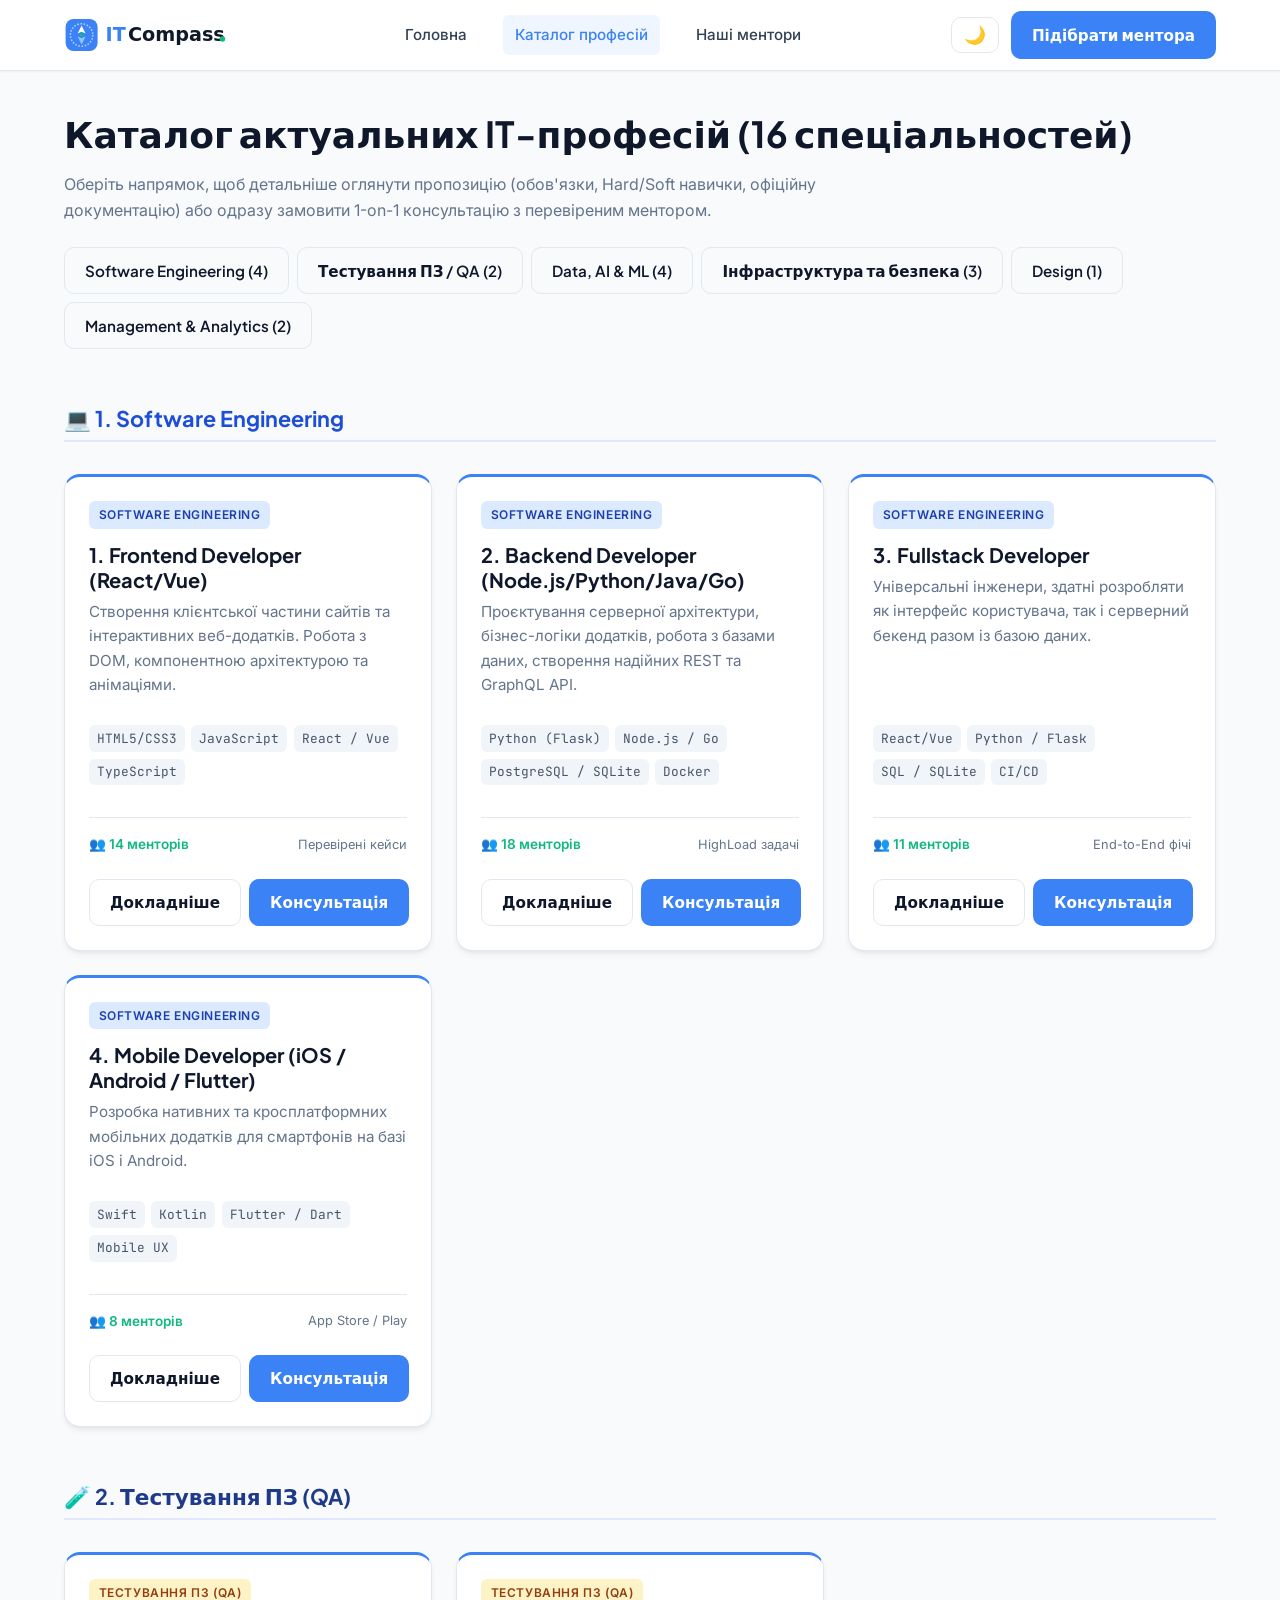
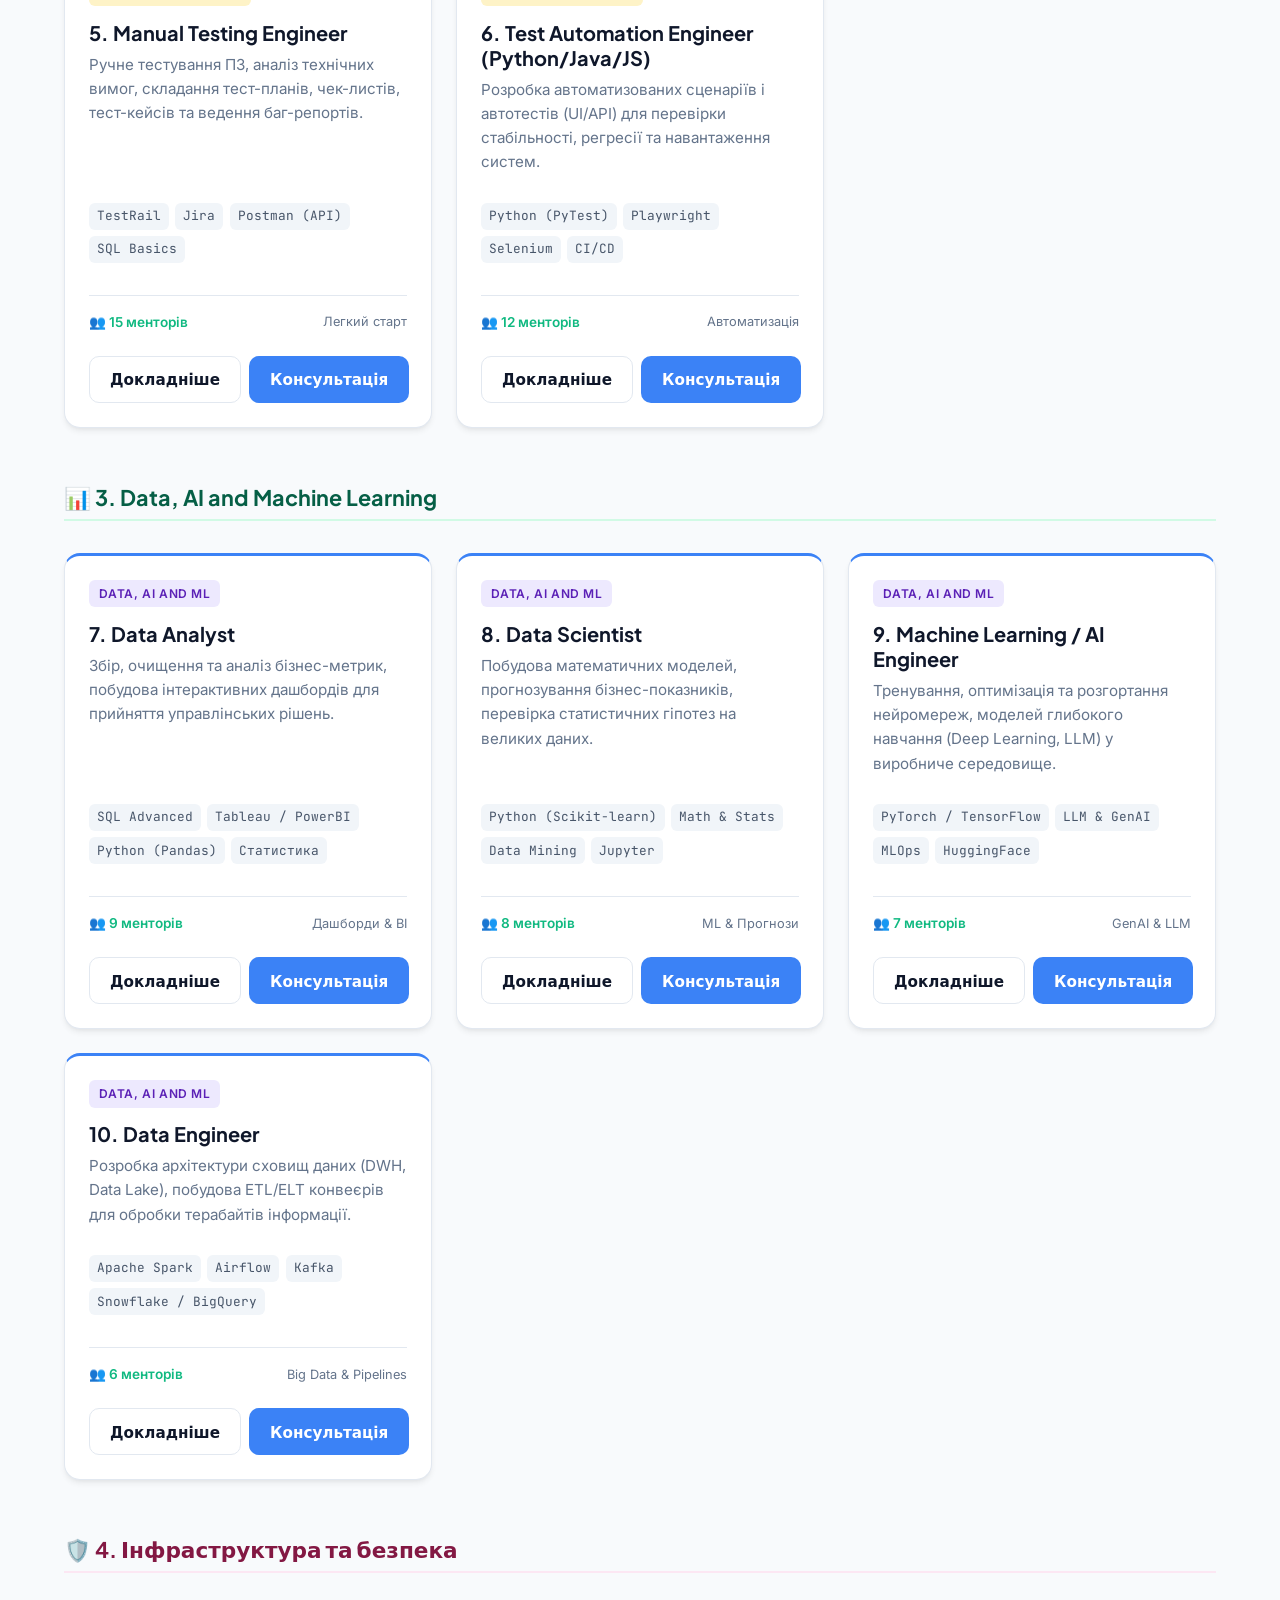
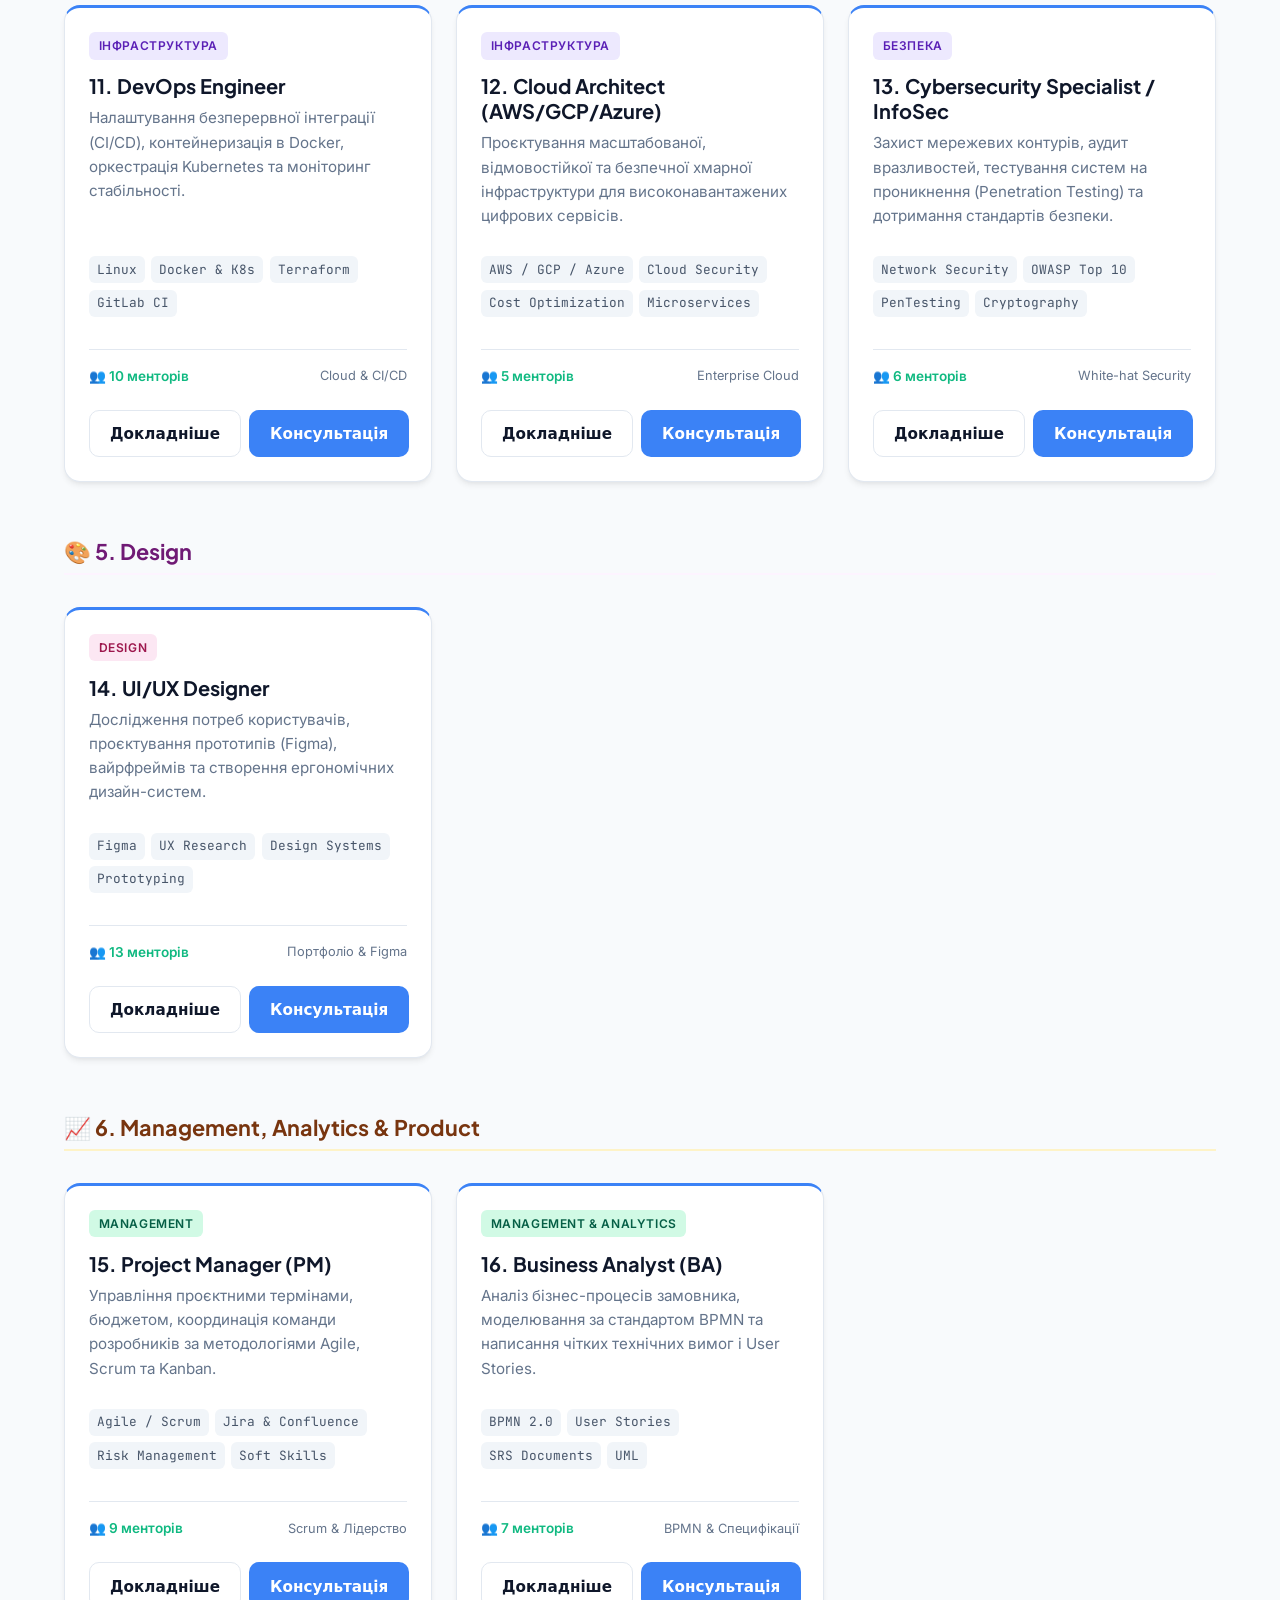
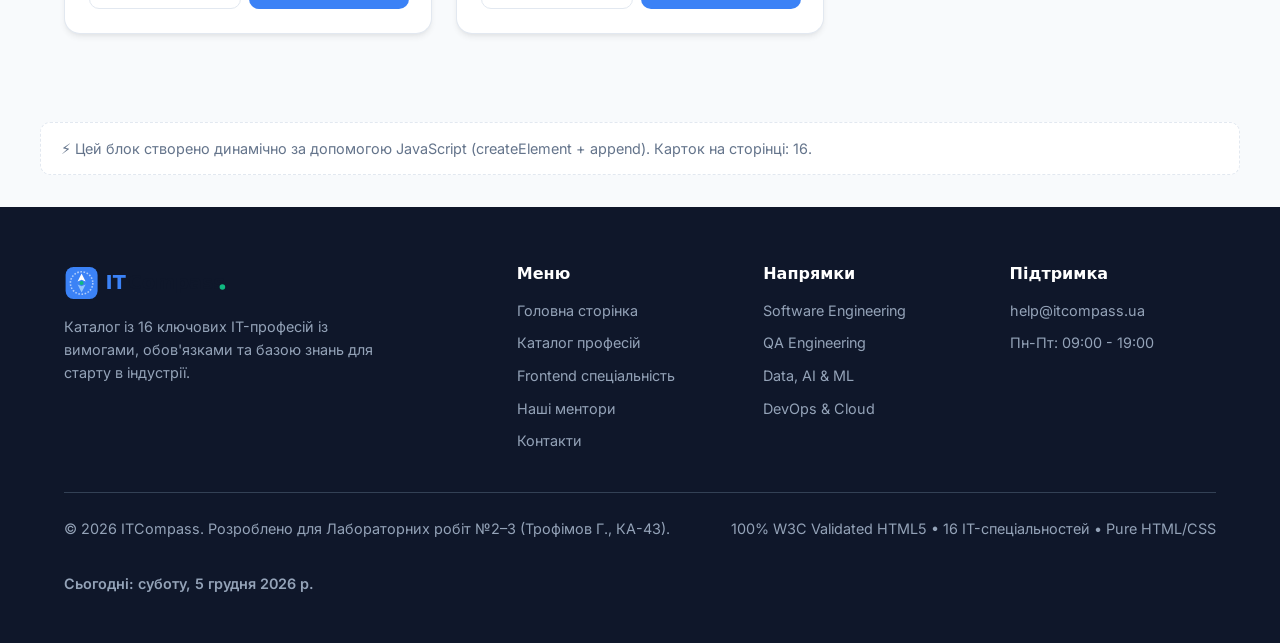
<file: professions.html>
<!DOCTYPE html>
<html lang="uk">
<head>
  <meta charset="UTF-8">
  <meta name="viewport" content="width=device-width, initial-scale=1.0">
  <meta name="description" content="Каталог 16 актуальних IT-професій: опис ролей, обов'язки Junior/Middle/Senior, технологічні стеки, супровідна документація та замовлення консультації.">
  <title>Каталог IT-професій — ITCompass</title>
  <link rel="icon" type="image/svg+xml" href="images/favicon.svg">
  <link rel="preconnect" href="https://fonts.googleapis.com">
  <link rel="preconnect" href="https://fonts.gstatic.com" crossorigin>
  <link href="https://fonts.googleapis.com/css2?family=Inter:wght@400;500;600&family=JetBrains+Mono:wght@500;700&family=Plus+Jakarta+Sans:wght@600;700;800&display=swap" rel="stylesheet">
  <link rel="stylesheet" href="css/style.css">
</head>
<body>

  <!-- Header -->
  <header>
    <div class="container header-inner">
      <a href="index.html" class="brand-logo" aria-label="ITCompass Головна">
        <img src="images/logo.svg" alt="Логотип платформи ITCompass">
      </a>

      <input type="checkbox" id="nav-toggle" class="nav-toggle" aria-label="Відкрити меню">
      <label for="nav-toggle" class="nav-toggle-btn" aria-hidden="true">
        <span></span>
        <span></span>
        <span></span>
      </label>

      <nav aria-label="Головне меню">
        <ul>
          <li><a href="index.html">Головна</a></li>
          <li><a href="professions.html" class="active">Каталог професій</a></li>
          <li><a href="mentors.html">Наші ментори</a></li>
        </ul>
      </nav>

      <div class="nav-actions">
        <a href="contacts.html" class="btn btn-primary">Підібрати ментора</a>
      </div>
    </div>
  </header>

  <!-- Main -->
  <main>
    <div class="container" style="padding-top: 2.5rem; padding-bottom: 1rem;">
      <h1>Каталог актуальних IT-професій (16 спеціальностей)</h1>
      <p style="color: var(--color-text-muted); max-width: 820px;">
        Оберіть напрямок, щоб детальніше оглянути пропозицію (обов'язки, Hard/Soft навички, офіційну документацію) або одразу замовити 1-on-1 консультацію з перевіреним ментором.
      </p>

      <!-- Швидка навігація за 6 категоріями -->
      <div style="display: flex; gap: 0.5rem; flex-wrap: wrap; margin: 1.5rem 0 2rem;">
        <a href="#cat-dev" class="btn btn-outline filter-btn">Software Engineering (4)</a>
        <a href="#cat-qa" class="btn btn-outline filter-btn">Тестування ПЗ / QA (2)</a>
        <a href="#cat-data" class="btn btn-outline filter-btn">Data, AI & ML (4)</a>
        <a href="#cat-infra" class="btn btn-outline filter-btn">Інфраструктура та безпека (3)</a>
        <a href="#cat-design" class="btn btn-outline filter-btn">Design (1)</a>
        <a href="#cat-mgmt" class="btn btn-outline filter-btn">Management & Analytics (2)</a>
      </div>
    </div>

    <section class="section-flush-top">
      <div class="container">
        <div class="grid-3" id="professionsList">

          <!-- Розділ: Software Engineering -->
          <div id="cat-dev" class="catalog-section-title catalog-section-title-first">
            <h2 style="font-size: 1.35rem; color: var(--color-primary-dark); margin: 0; padding-bottom: 0.5rem; border-bottom: 2px solid #DBEAFE;">
              💻 1. Software Engineering
            </h2>
          </div>

          <!-- 1. Frontend Developer -->
          <article class="card profession-card" data-category="dev">
            <span class="card-badge badge-dev">Software Engineering</span>
            <h3>1. Frontend Developer (React/Vue)</h3>
            <p>Створення клієнтської частини сайтів та інтерактивних веб-додатків. Робота з DOM, компонентною архітектурою та анімаціями.</p>
            <ul class="tags-list">
              <li class="tag">HTML5/CSS3</li>
              <li class="tag">JavaScript</li>
              <li class="tag">React / Vue</li>
              <li class="tag">TypeScript</li>
            </ul>
            <div class="card-footer card-footer-stacked">
              <div class="card-meta">
                <span class="card-mentors">👥 14 менторів</span>
                <span class="card-price">Перевірені кейси</span>
              </div>
              <div class="card-actions-grid">
                <a href="#modal-frontend" class="btn btn-outline">Докладніше</a>
                <a href="contacts.html?profession=frontend" class="btn btn-primary">Консультація</a>
              </div>
            </div>
          </article>

          <!-- 2. Backend Developer -->
          <article class="card profession-card" data-category="dev">
            <span class="card-badge badge-dev">Software Engineering</span>
            <h3>2. Backend Developer (Node.js/Python/Java/Go)</h3>
            <p>Проєктування серверної архітектури, бізнес-логіки додатків, робота з базами даних, створення надійних REST та GraphQL API.</p>
            <ul class="tags-list">
              <li class="tag">Python (Flask)</li>
              <li class="tag">Node.js / Go</li>
              <li class="tag">PostgreSQL / SQLite</li>
              <li class="tag">Docker</li>
            </ul>
            <div class="card-footer card-footer-stacked">
              <div class="card-meta">
                <span class="card-mentors">👥 18 менторів</span>
                <span class="card-price">HighLoad задачі</span>
              </div>
              <div class="card-actions-grid">
                <a href="#modal-backend" class="btn btn-outline">Докладніше</a>
                <a href="contacts.html?profession=backend" class="btn btn-primary">Консультація</a>
              </div>
            </div>
          </article>

          <!-- 3. Fullstack Developer -->
          <article class="card profession-card" data-category="dev">
            <span class="card-badge badge-dev">Software Engineering</span>
            <h3>3. Fullstack Developer</h3>
            <p>Універсальні інженери, здатні розробляти як інтерфейс користувача, так і серверний бекенд разом із базою даних.</p>
            <ul class="tags-list">
              <li class="tag">React/Vue</li>
              <li class="tag">Python / Flask</li>
              <li class="tag">SQL / SQLite</li>
              <li class="tag">CI/CD</li>
            </ul>
            <div class="card-footer card-footer-stacked">
              <div class="card-meta">
                <span class="card-mentors">👥 11 менторів</span>
                <span class="card-price">End-to-End фічі</span>
              </div>
              <div class="card-actions-grid">
                <a href="#modal-fullstack" class="btn btn-outline">Докладніше</a>
                <a href="contacts.html?profession=fullstack" class="btn btn-primary">Консультація</a>
              </div>
            </div>
          </article>

          <!-- 4. Mobile Developer -->
          <article class="card profession-card" data-category="dev">
            <span class="card-badge badge-dev">Software Engineering</span>
            <h3>4. Mobile Developer (iOS / Android / Flutter)</h3>
            <p>Розробка нативних та кросплатформних мобільних додатків для смартфонів на базі iOS і Android.</p>
            <ul class="tags-list">
              <li class="tag">Swift</li>
              <li class="tag">Kotlin</li>
              <li class="tag">Flutter / Dart</li>
              <li class="tag">Mobile UX</li>
            </ul>
            <div class="card-footer card-footer-stacked">
              <div class="card-meta">
                <span class="card-mentors">👥 8 менторів</span>
                <span class="card-price">App Store / Play</span>
              </div>
              <div class="card-actions-grid">
                <a href="#modal-mobile" class="btn btn-outline">Докладніше</a>
                <a href="contacts.html?profession=mobile" class="btn btn-primary">Консультація</a>
              </div>
            </div>
          </article>

          <!-- Розділ: Тестування ПЗ (QA) -->
          <div id="cat-qa" class="catalog-section-title">
            <h2 style="font-size: 1.35rem; color: #1E3A8A; margin: 0; padding-bottom: 0.5rem; border-bottom: 2px solid #E0E7FF;">
              🧪 2. Тестування ПЗ (QA)
            </h2>
          </div>

          <!-- 5. Manual Testing Engineer -->
          <article class="card profession-card" data-category="qa">
            <span class="card-badge badge-qa">Тестування ПЗ (QA)</span>
            <h3>5. Manual Testing Engineer</h3>
            <p>Ручне тестування ПЗ, аналіз технічних вимог, складання тест-планів, чек-листів, тест-кейсів та ведення баг-репортів.</p>
            <ul class="tags-list">
              <li class="tag">TestRail</li>
              <li class="tag">Jira</li>
              <li class="tag">Postman (API)</li>
              <li class="tag">SQL Basics</li>
            </ul>
            <div class="card-footer card-footer-stacked">
              <div class="card-meta">
                <span class="card-mentors">👥 15 менторів</span>
                <span class="card-price">Легкий старт</span>
              </div>
              <div class="card-actions-grid">
                <a href="#modal-qa_manual" class="btn btn-outline">Докладніше</a>
                <a href="contacts.html?profession=qa_manual" class="btn btn-primary">Консультація</a>
              </div>
            </div>
          </article>

          <!-- 6. Test Automation Engineer -->
          <article class="card profession-card" data-category="qa">
            <span class="card-badge badge-qa">Тестування ПЗ (QA)</span>
            <h3>6. Test Automation Engineer (Python/Java/JS)</h3>
            <p>Розробка автоматизованих сценаріїв і автотестів (UI/API) для перевірки стабільності, регресії та навантаження систем.</p>
            <ul class="tags-list">
              <li class="tag">Python (PyTest)</li>
              <li class="tag">Playwright</li>
              <li class="tag">Selenium</li>
              <li class="tag">CI/CD</li>
            </ul>
            <div class="card-footer card-footer-stacked">
              <div class="card-meta">
                <span class="card-mentors">👥 12 менторів</span>
                <span class="card-price">Автоматизація</span>
              </div>
              <div class="card-actions-grid">
                <a href="#modal-qa_auto" class="btn btn-outline">Докладніше</a>
                <a href="contacts.html?profession=qa_auto" class="btn btn-primary">Консультація</a>
              </div>
            </div>
          </article>

          <!-- Розділ: Data, AI & ML -->
          <div id="cat-data" class="catalog-section-title">
            <h2 style="font-size: 1.35rem; color: #065F46; margin: 0; padding-bottom: 0.5rem; border-bottom: 2px solid #D1FAE5;">
              📊 3. Data, AI and Machine Learning
            </h2>
          </div>

          <!-- 7. Data Analyst -->
          <article class="card profession-card" data-category="data">
            <span class="card-badge badge-data">Data, AI and ML</span>
            <h3>7. Data Analyst</h3>
            <p>Збір, очищення та аналіз бізнес-метрик, побудова інтерактивних дашбордів для прийняття управлінських рішень.</p>
            <ul class="tags-list">
              <li class="tag">SQL Advanced</li>
              <li class="tag">Tableau / PowerBI</li>
              <li class="tag">Python (Pandas)</li>
              <li class="tag">Статистика</li>
            </ul>
            <div class="card-footer card-footer-stacked">
              <div class="card-meta">
                <span class="card-mentors">👥 9 менторів</span>
                <span class="card-price">Дашборди & BI</span>
              </div>
              <div class="card-actions-grid">
                <a href="#modal-data_analyst" class="btn btn-outline">Докладніше</a>
                <a href="contacts.html?profession=data_analyst" class="btn btn-primary">Консультація</a>
              </div>
            </div>
          </article>

          <!-- 8. Data Scientist -->
          <article class="card profession-card" data-category="data">
            <span class="card-badge badge-data">Data, AI and ML</span>
            <h3>8. Data Scientist</h3>
            <p>Побудова математичних моделей, прогнозування бізнес-показників, перевірка статистичних гіпотез на великих даних.</p>
            <ul class="tags-list">
              <li class="tag">Python (Scikit-learn)</li>
              <li class="tag">Math & Stats</li>
              <li class="tag">Data Mining</li>
              <li class="tag">Jupyter</li>
            </ul>
            <div class="card-footer card-footer-stacked">
              <div class="card-meta">
                <span class="card-mentors">👥 8 менторів</span>
                <span class="card-price">ML & Прогнози</span>
              </div>
              <div class="card-actions-grid">
                <a href="#modal-data_scientist" class="btn btn-outline">Докладніше</a>
                <a href="contacts.html?profession=data_scientist" class="btn btn-primary">Консультація</a>
              </div>
            </div>
          </article>

          <!-- 9. Machine Learning / AI Engineer -->
          <article class="card profession-card" data-category="data">
            <span class="card-badge badge-data">Data, AI and ML</span>
            <h3>9. Machine Learning / AI Engineer</h3>
            <p>Тренування, оптимізація та розгортання нейромереж, моделей глибокого навчання (Deep Learning, LLM) у виробниче середовище.</p>
            <ul class="tags-list">
              <li class="tag">PyTorch / TensorFlow</li>
              <li class="tag">LLM & GenAI</li>
              <li class="tag">MLOps</li>
              <li class="tag">HuggingFace</li>
            </ul>
            <div class="card-footer card-footer-stacked">
              <div class="card-meta">
                <span class="card-mentors">👥 7 менторів</span>
                <span class="card-price">GenAI & LLM</span>
              </div>
              <div class="card-actions-grid">
                <a href="#modal-ml_ai" class="btn btn-outline">Докладніше</a>
                <a href="contacts.html?profession=ml_ai" class="btn btn-primary">Консультація</a>
              </div>
            </div>
          </article>

          <!-- 10. Data Engineer -->
          <article class="card profession-card" data-category="data">
            <span class="card-badge badge-data">Data, AI and ML</span>
            <h3>10. Data Engineer</h3>
            <p>Розробка архітектури сховищ даних (DWH, Data Lake), побудова ETL/ELT конвеєрів для обробки терабайтів інформації.</p>
            <ul class="tags-list">
              <li class="tag">Apache Spark</li>
              <li class="tag">Airflow</li>
              <li class="tag">Kafka</li>
              <li class="tag">Snowflake / BigQuery</li>
            </ul>
            <div class="card-footer card-footer-stacked">
              <div class="card-meta">
                <span class="card-mentors">👥 6 менторів</span>
                <span class="card-price">Big Data & Pipelines</span>
              </div>
              <div class="card-actions-grid">
                <a href="#modal-data_engineer" class="btn btn-outline">Докладніше</a>
                <a href="contacts.html?profession=data_engineer" class="btn btn-primary">Консультація</a>
              </div>
            </div>
          </article>

          <!-- Розділ: Інфраструктура та безпека -->
          <div id="cat-infra" class="catalog-section-title">
            <h2 style="font-size: 1.35rem; color: #831843; margin: 0; padding-bottom: 0.5rem; border-bottom: 2px solid #FCE7F3;">
              🛡️ 4. Інфраструктура та безпека
            </h2>
          </div>

          <!-- 11. DevOps Engineer -->
          <article class="card profession-card" data-category="infra">
            <span class="card-badge badge-data">Інфраструктура</span>
            <h3>11. DevOps Engineer</h3>
            <p>Налаштування безперервної інтеграції (CI/CD), контейнеризація в Docker, оркестрація Kubernetes та моніторинг стабільності.</p>
            <ul class="tags-list">
              <li class="tag">Linux</li>
              <li class="tag">Docker & K8s</li>
              <li class="tag">Terraform</li>
              <li class="tag">GitLab CI</li>
            </ul>
            <div class="card-footer card-footer-stacked">
              <div class="card-meta">
                <span class="card-mentors">👥 10 менторів</span>
                <span class="card-price">Cloud & CI/CD</span>
              </div>
              <div class="card-actions-grid">
                <a href="#modal-devops" class="btn btn-outline">Докладніше</a>
                <a href="contacts.html?profession=devops" class="btn btn-primary">Консультація</a>
              </div>
            </div>
          </article>

          <!-- 12. Cloud Architect -->
          <article class="card profession-card" data-category="infra">
            <span class="card-badge badge-data">Інфраструктура</span>
            <h3>12. Cloud Architect (AWS/GCP/Azure)</h3>
            <p>Проєктування масштабованої, відмовостійкої та безпечної хмарної інфраструктури для високонавантажених цифрових сервісів.</p>
            <ul class="tags-list">
              <li class="tag">AWS / GCP / Azure</li>
              <li class="tag">Cloud Security</li>
              <li class="tag">Cost Optimization</li>
              <li class="tag">Microservices</li>
            </ul>
            <div class="card-footer card-footer-stacked">
              <div class="card-meta">
                <span class="card-mentors">👥 5 менторів</span>
                <span class="card-price">Enterprise Cloud</span>
              </div>
              <div class="card-actions-grid">
                <a href="#modal-cloud_arch" class="btn btn-outline">Докладніше</a>
                <a href="contacts.html?profession=cloud_arch" class="btn btn-primary">Консультація</a>
              </div>
            </div>
          </article>

          <!-- 13. Cybersecurity Specialist / InfoSec -->
          <article class="card profession-card" data-category="infra">
            <span class="card-badge badge-data">Безпека</span>
            <h3>13. Cybersecurity Specialist / InfoSec</h3>
            <p>Захист мережевих контурів, аудит вразливостей, тестування систем на проникнення (Penetration Testing) та дотримання стандартів безпеки.</p>
            <ul class="tags-list">
              <li class="tag">Network Security</li>
              <li class="tag">OWASP Top 10</li>
              <li class="tag">PenTesting</li>
              <li class="tag">Cryptography</li>
            </ul>
            <div class="card-footer card-footer-stacked">
              <div class="card-meta">
                <span class="card-mentors">👥 6 менторів</span>
                <span class="card-price">White-hat Security</span>
              </div>
              <div class="card-actions-grid">
                <a href="#modal-cybersecurity" class="btn btn-outline">Докладніше</a>
                <a href="contacts.html?profession=cybersecurity" class="btn btn-primary">Консультація</a>
              </div>
            </div>
          </article>

          <!-- Розділ: Design -->
          <div id="cat-design" class="catalog-section-title">
            <h2 style="font-size: 1.35rem; color: #701A75; margin: 0; padding-bottom: 0.5rem; border-bottom: 2px solid #FDF4FF;">
              🎨 5. Design
            </h2>
          </div>

          <!-- 14. UI/UX Designer -->
          <article class="card profession-card" data-category="design">
            <span class="card-badge badge-design">Design</span>
            <h3>14. UI/UX Designer</h3>
            <p>Дослідження потреб користувачів, проєктування прототипів (Figma), вайрфреймів та створення ергономічних дизайн-систем.</p>
            <ul class="tags-list">
              <li class="tag">Figma</li>
              <li class="tag">UX Research</li>
              <li class="tag">Design Systems</li>
              <li class="tag">Prototyping</li>
            </ul>
            <div class="card-footer card-footer-stacked">
              <div class="card-meta">
                <span class="card-mentors">👥 13 менторів</span>
                <span class="card-price">Портфоліо & Figma</span>
              </div>
              <div class="card-actions-grid">
                <a href="#modal-uiux" class="btn btn-outline">Докладніше</a>
                <a href="contacts.html?profession=uiux" class="btn btn-primary">Консультація</a>
              </div>
            </div>
          </article>

          <!-- Розділ: Management, Analytics & Product -->
          <div id="cat-mgmt" class="catalog-section-title">
            <h2 style="font-size: 1.35rem; color: #78350F; margin: 0; padding-bottom: 0.5rem; border-bottom: 2px solid #FEF3C7;">
              📈 6. Management, Analytics & Product
            </h2>
          </div>

          <!-- 15. Project Manager (PM) -->
          <article class="card profession-card" data-category="mgmt">
            <span class="card-badge badge-mgmt">Management</span>
            <h3>15. Project Manager (PM)</h3>
            <p>Управління проєктними термінами, бюджетом, координація команди розробників за методологіями Agile, Scrum та Kanban.</p>
            <ul class="tags-list">
              <li class="tag">Agile / Scrum</li>
              <li class="tag">Jira & Confluence</li>
              <li class="tag">Risk Management</li>
              <li class="tag">Soft Skills</li>
            </ul>
            <div class="card-footer card-footer-stacked">
              <div class="card-meta">
                <span class="card-mentors">👥 9 менторів</span>
                <span class="card-price">Scrum & Лідерство</span>
              </div>
              <div class="card-actions-grid">
                <a href="#modal-pm" class="btn btn-outline">Докладніше</a>
                <a href="contacts.html?profession=pm" class="btn btn-primary">Консультація</a>
              </div>
            </div>
          </article>

          <!-- 16. Business Analyst (BA) -->
          <article class="card profession-card" data-category="mgmt">
            <span class="card-badge badge-mgmt">Management & Analytics</span>
            <h3>16. Business Analyst (BA)</h3>
            <p>Аналіз бізнес-процесів замовника, моделювання за стандартом BPMN та написання чітких технічних вимог і User Stories.</p>
            <ul class="tags-list">
              <li class="tag">BPMN 2.0</li>
              <li class="tag">User Stories</li>
              <li class="tag">SRS Documents</li>
              <li class="tag">UML</li>
            </ul>
            <div class="card-footer card-footer-stacked">
              <div class="card-meta">
                <span class="card-mentors">👥 7 менторів</span>
                <span class="card-price">BPMN & Специфікації</span>
              </div>
              <div class="card-actions-grid">
                <a href="#modal-ba" class="btn btn-outline">Докладніше</a>
                <a href="contacts.html?profession=ba" class="btn btn-primary">Консультація</a>
              </div>
            </div>
          </article>

        </div>
      </div>
    </section>
  </main>

  <!-- ============================================================== -->
  <!-- 16 ЧИСТИХ CSS3 МОДАЛЬНИХ ВІКОН (:target, 100% БЕЗ JAVASCRIPT) -->
  <!-- ============================================================== -->

  <!-- Modal 1: Frontend Developer -->
  <div id="modal-frontend" class="modal-backdrop" role="dialog" aria-modal="true" aria-label="1. Frontend Developer">
    <a href="#close" class="modal-backdrop-overlay" aria-label="Закрити модальне вікно"></a>
    <div class="modal-card">
      <a href="#close" class="modal-close" aria-label="Закрити">&times;</a>
      <span class="card-badge badge-dev">Software Engineering</span>
      <h2 class="mt-sm">1. Frontend Developer (React/Vue)</h2>
      <p class="modal-lead">
        Створення клієнтської частини сайтів та інтерактивних веб-додатків. Фахівець відповідає за швидкість завантаження, адаптивність та візуальну зручність інтерфейсу.
      </p>
      <div class="panel">
        <h4 class="modal-section-title">📌 Обов'язки за грейдами:</h4>
        <ul class="list-compact">
          <li class="mb-xs"><strong>Junior:</strong> Адаптивна верстка за макетами Figma (HTML5/CSS3), базова асинхронна логіка на JavaScript, робота з готовими REST API.</li>
          <li class="mb-xs"><strong>Middle:</strong> Розробка SPA на React/Next.js/Vue, оптимізація продуктивності (Web Vitals), тестування компонентів (Jest/Playwright).</li>
          <li><strong>Senior:</strong> Проєктування архітектури фронтенду, дизайн-систем, налаштування CI/CD пайплайнів, менторинг команди.</li>
        </ul>
      </div>
      <div class="grid-2-tight">
        <div class="info-box">
          <h4 class="note-sm">🎯 Hard Skills:</h4>
          <ul class="list-flat">
            <li>HTML5 / CSS3 / Flexbox / Grid</li>
            <li>JavaScript (ES6+) & TypeScript</li>
            <li>React 19 / Vue.js / Next.js</li>
            <li>Tailwind CSS, Vite, Git</li>
          </ul>
        </div>
        <div class="info-box">
          <h4 class="note-sm">🤝 Soft Skills:</h4>
          <ul class="list-flat">
            <li>Командна взаємодія (Scrum)</li>
            <li>Культура Code Review</li>
            <li>Увага до деталей (Pixel-Perfect)</li>
          </ul>
        </div>
      </div>
      <div class="mb-lg">
        <h4 class="label-sm">📚 Офіційна документація:</h4>
        <div class="chip-row">
          <a href="https://developer.mozilla.org/uk/docs/Web/HTML" target="_blank" rel="noopener noreferrer" class="btn btn-outline btn-sm">MDN Web Docs</a>
          <a href="https://react.dev/" target="_blank" rel="noopener noreferrer" class="btn btn-outline btn-sm">React.dev</a>
          <a href="https://www.typescriptlang.org/docs/handbook/" target="_blank" rel="noopener noreferrer" class="btn btn-outline btn-sm">TypeScript Handbook</a>
        </div>
      </div>
      <div class="modal-actions">
        <a href="profession-frontend.html" class="btn btn-outline">Окрема детальна сторінка &rarr;</a>
        <a href="contacts.html?profession=frontend" class="btn btn-primary">Замовити консультацію</a>
      </div>
    </div>
  </div>

  <!-- Modal 2: Backend Developer -->
  <div id="modal-backend" class="modal-backdrop" role="dialog" aria-modal="true" aria-label="2. Backend Developer">
    <a href="#close" class="modal-backdrop-overlay" aria-label="Закрити модальне вікно"></a>
    <div class="modal-card">
      <a href="#close" class="modal-close" aria-label="Закрити">&times;</a>
      <span class="card-badge badge-dev">Software Engineering</span>
      <h2 class="mt-sm">2. Backend Developer (Node.js/Python/Java/Go)</h2>
      <p class="modal-lead">
        Проєктування серверної архітектури, створення надійних REST/GraphQL/gRPC сервісів, робота з реляційними та NoSQL базами даних.
      </p>
      <div class="panel">
        <h4 class="modal-section-title">📌 Обов'язки за грейдами:</h4>
        <ul class="list-compact">
          <li class="mb-xs"><strong>Junior:</strong> Написання CRUD операцій, створення контролерів і маршрутів, написання простих SQL-запитів, документування API у Swagger.</li>
          <li class="mb-xs"><strong>Middle:</strong> Проєктування схем баз даних, оптимізація складних SQL-запитів, робота з чергами повідомлень (RabbitMQ, Redis, Kafka).</li>
          <li><strong>Senior:</strong> Мікросервісна архітектура, балансування навантаження, відмовостійкість систем, захист від DDoS та ін'єкцій.</li>
        </ul>
      </div>
      <div class="grid-2-tight">
        <div class="info-box">
          <h4 class="note-sm">🎯 Hard Skills:</h4>
          <ul class="list-flat">
            <li>Python (Flask / FastAPI / Django)</li>
            <li>Node.js / Go / Java</li>
            <li>PostgreSQL, MySQL, SQLite, Redis</li>
            <li>Docker, REST API, Git</li>
          </ul>
        </div>
        <div class="info-box">
          <h4 class="note-sm">🤝 Soft Skills:</h4>
          <ul class="list-flat">
            <li>Аналітичне мислення</li>
            <li>Вміння аргументувати архітектурні рішення</li>
            <li>Тайм-менеджмент</li>
          </ul>
        </div>
      </div>
      <div class="mb-lg">
        <h4 class="label-sm">📚 Офіційна документація:</h4>
        <div class="chip-row">
          <a href="https://flask.palletsprojects.com/" target="_blank" rel="noopener noreferrer" class="btn btn-outline btn-sm">Flask Docs</a>
          <a href="https://docs.python.org/3/" target="_blank" rel="noopener noreferrer" class="btn btn-outline btn-sm">Python Docs</a>
          <a href="https://www.postgresql.org/docs/" target="_blank" rel="noopener noreferrer" class="btn btn-outline btn-sm">PostgreSQL Docs</a>
        </div>
      </div>
      <div class="modal-actions">
        <a href="contacts.html?profession=backend" class="btn btn-primary">Замовити консультацію</a>
      </div>
    </div>
  </div>

  <!-- Modal 3: Fullstack Developer -->
  <div id="modal-fullstack" class="modal-backdrop" role="dialog" aria-modal="true" aria-label="3. Fullstack Developer">
    <a href="#close" class="modal-backdrop-overlay" aria-label="Закрити модальне вікно"></a>
    <div class="modal-card">
      <a href="#close" class="modal-close" aria-label="Закрити">&times;</a>
      <span class="card-badge badge-dev">Software Engineering</span>
      <h2 class="mt-sm">3. Fullstack Developer</h2>
      <p class="modal-lead">
        Універсальний спеціаліст широкого профілю, який здатний самостійно створити готовий веб-сервіс від інтерфейсу користувача до сервера та бази даних.
      </p>
      <div class="panel">
        <h4 class="modal-section-title">📌 Обов'язки за грейдами:</h4>
        <ul class="list-compact">
          <li class="mb-xs"><strong>Junior:</strong> Розробка невеликих модулів фронтенду та підключення до власних ендпоінтів бекенду.</li>
          <li class="mb-xs"><strong>Middle:</strong> Повний цикл розробки фічі (Full feature ownership): база даних + API + UI-компоненти.</li>
          <li><strong>Senior:</strong> Вибір технологічного стеку для нових продуктів, оптимізація взаємодії клієнт-сервер.</li>
        </ul>
      </div>
      <div class="grid-2-tight">
        <div class="info-box">
          <h4 class="note-sm">🎯 Hard Skills:</h4>
          <ul class="list-flat">
            <li>TypeScript / Python</li>
            <li>React / Vue / Flask</li>
            <li>PostgreSQL / SQLite</li>
            <li>Docker, Nginx, CI/CD</li>
          </ul>
        </div>
        <div class="info-box">
          <h4 class="note-sm">🤝 Soft Skills:</h4>
          <ul class="list-flat">
            <li>Гнучкість мислення</li>
            <li>Самостійність у комплексних задачах</li>
            <li>Швидке освоєння нових інструментів</li>
          </ul>
        </div>
      </div>
      <div class="mb-lg">
        <h4 class="label-sm">📚 Офіційна документація:</h4>
        <div class="chip-row">
          <a href="https://nextjs.org/docs" target="_blank" rel="noopener noreferrer" class="btn btn-outline btn-sm">Next.js Docs</a>
          <a href="https://flask.palletsprojects.com/" target="_blank" rel="noopener noreferrer" class="btn btn-outline btn-sm">Flask Docs</a>
        </div>
      </div>
      <div class="modal-actions">
        <a href="contacts.html?profession=fullstack" class="btn btn-primary">Замовити консультацію</a>
      </div>
    </div>
  </div>

  <!-- Modal 4: Mobile Developer -->
  <div id="modal-mobile" class="modal-backdrop" role="dialog" aria-modal="true" aria-label="4. Mobile Developer">
    <a href="#close" class="modal-backdrop-overlay" aria-label="Закрити модальне вікно"></a>
    <div class="modal-card">
      <a href="#close" class="modal-close" aria-label="Закрити">&times;</a>
      <span class="card-badge badge-dev">Software Engineering</span>
      <h2 class="mt-sm">4. Mobile Developer (iOS / Android / Flutter)</h2>
      <p class="modal-lead">
        Створення нативних та кросплатформних застосунків для смартфонів і планшетів на базі iOS та Android.
      </p>
      <div class="panel">
        <h4 class="modal-section-title">📌 Обов'язки за грейдами:</h4>
        <ul class="list-compact">
          <li class="mb-xs"><strong>Junior:</strong> Верстка мобільних екранів за дизайн-макетами, інтеграція з REST API, збереження локальних даних.</li>
          <li class="mb-xs"><strong>Middle:</strong> Керування життєвим циклом екранів, робота з Push-сповіщеннями, офлайн-режим, анімації.</li>
          <li><strong>Senior:</strong> Оптимізація пам'яті та енергоспоживання додатку, публікація в App Store та Google Play.</li>
        </ul>
      </div>
      <div class="grid-2-tight">
        <div class="info-box">
          <h4 class="note-sm">🎯 Hard Skills:</h4>
          <ul class="list-flat">
            <li>Flutter & Dart / Swift / Kotlin</li>
            <li>REST API, WebSocket</li>
            <li>SQLite / Room / CoreData</li>
            <li>App Store / Play Console</li>
          </ul>
        </div>
        <div class="info-box">
          <h4 class="note-sm">🤝 Soft Skills:</h4>
          <ul class="list-flat">
            <li>Human Interface Guidelines / Material Design</li>
            <li>Емпатія до користувача</li>
          </ul>
        </div>
      </div>
      <div class="mb-lg">
        <h4 class="label-sm">📚 Офіційна документація:</h4>
        <div class="chip-row">
          <a href="https://docs.flutter.dev/" target="_blank" rel="noopener noreferrer" class="btn btn-outline btn-sm">Flutter Docs</a>
          <a href="https://developer.apple.com/documentation/" target="_blank" rel="noopener noreferrer" class="btn btn-outline btn-sm">Apple Developer Docs</a>
        </div>
      </div>
      <div class="modal-actions">
        <a href="contacts.html?profession=mobile" class="btn btn-primary">Замовити консультацію</a>
      </div>
    </div>
  </div>

  <!-- Modal 5: Manual Testing Engineer -->
  <div id="modal-qa_manual" class="modal-backdrop" role="dialog" aria-modal="true" aria-label="5. Manual Testing Engineer">
    <a href="#close" class="modal-backdrop-overlay" aria-label="Закрити модальне вікно"></a>
    <div class="modal-card">
      <a href="#close" class="modal-close" aria-label="Закрити">&times;</a>
      <span class="card-badge badge-qa">Тестування ПЗ (QA)</span>
      <h2 class="mt-sm">5. Manual Testing Engineer</h2>
      <p class="modal-lead">
        Контроль якості програмного забезпечення, виявлення розбіжностей між очікуваною та фактичною поведінкою системи вручну.
      </p>
      <div class="panel">
        <h4 class="modal-section-title">📌 Обов'язки за грейдами:</h4>
        <ul class="list-compact">
          <li class="mb-xs"><strong>Junior:</strong> Проходження готових тест-кейсів, складання зрозумілих баг-репортів у Jira, димне тестування (Smoke testing).</li>
          <li class="mb-xs"><strong>Middle:</strong> Складання тест-планів, матриці трасування вимог, тестування REST API через Postman, перевірка баз даних через SQL.</li>
          <li><strong>Senior:</strong> Побудова QA-стратегії проєкту, управління релізами, аналіз ризиків якості.</li>
        </ul>
      </div>
      <div class="grid-2-tight">
        <div class="info-box">
          <h4 class="note-sm">🎯 Hard Skills:</h4>
          <ul class="list-flat">
            <li>Теорія тестування (ISTQB)</li>
            <li>Postman, Swagger</li>
            <li>Базовий SQL (SELECT, JOIN)</li>
            <li>Jira, TestRail</li>
          </ul>
        </div>
        <div class="info-box">
          <h4 class="note-sm">🤝 Soft Skills:</h4>
          <ul class="list-flat">
            <li>Уважність до дрібниць</li>
            <li>Критичне мислення</li>
            <li>Грамотна письмова фіксація багів</li>
          </ul>
        </div>
      </div>
      <div class="mb-lg">
        <h4 class="label-sm">📚 Офіційна документація:</h4>
        <div class="chip-row">
          <a href="https://www.istqb.org/" target="_blank" rel="noopener noreferrer" class="btn btn-outline btn-sm">ISTQB Glossary</a>
          <a href="https://learning.postman.com/" target="_blank" rel="noopener noreferrer" class="btn btn-outline btn-sm">Postman Learning Center</a>
        </div>
      </div>
      <div class="modal-actions">
        <a href="contacts.html?profession=qa_manual" class="btn btn-primary">Замовити консультацію</a>
      </div>
    </div>
  </div>

  <!-- Modal 6: Test Automation Engineer -->
  <div id="modal-qa_auto" class="modal-backdrop" role="dialog" aria-modal="true" aria-label="6. Test Automation Engineer">
    <a href="#close" class="modal-backdrop-overlay" aria-label="Закрити модальне вікно"></a>
    <div class="modal-card">
      <a href="#close" class="modal-close" aria-label="Закрити">&times;</a>
      <span class="card-badge badge-qa">Тестування ПЗ (QA)</span>
      <h2 class="mt-sm">6. Test Automation Engineer (Python/Java/JS)</h2>
      <p class="modal-lead">
        Розробка автотестів для UI та API, побудова тестових фреймворків, які виконуються автоматично при кожному оновленні коду в CI/CD.
      </p>
      <div class="panel">
        <h4 class="modal-section-title">📌 Обов'язки за грейдами:</h4>
        <ul class="list-compact">
          <li class="mb-xs"><strong>Junior:</strong> Написання та підтримка автотестів за готовим шаблоном фреймворку, локалізація причин падіння тестів.</li>
          <li class="mb-xs"><strong>Middle:</strong> Створення та розширення тест-фреймворків (Page Object Model), автоматизація API та E2E сценаріїв.</li>
          <li><strong>Senior:</strong> Інтеграція автотестів у CI/CD пайплайни, оптимізація швидкості виконання, паралелізація тестів.</li>
        </ul>
      </div>
      <div class="grid-2-tight">
        <div class="info-box">
          <h4 class="note-sm">🎯 Hard Skills:</h4>
          <ul class="list-flat">
            <li>Python / PyTest</li>
            <li>Playwright, Selenium WebDriver</li>
            <li>Postman / Newman</li>
            <li>Git, Docker, CI/CD</li>
          </ul>
        </div>
        <div class="info-box">
          <h4 class="note-sm">🤝 Soft Skills:</h4>
          <ul class="list-flat">
            <li>Інженерний підхід</li>
            <li>Системне бачення архітектури тестування</li>
          </ul>
        </div>
      </div>
      <div class="mb-lg">
        <h4 class="label-sm">📚 Офіційна документація:</h4>
        <div class="chip-row">
          <a href="https://playwright.dev/" target="_blank" rel="noopener noreferrer" class="btn btn-outline btn-sm">Playwright Docs</a>
          <a href="https://docs.pytest.org/" target="_blank" rel="noopener noreferrer" class="btn btn-outline btn-sm">PyTest Docs</a>
        </div>
      </div>
      <div class="modal-actions">
        <a href="contacts.html?profession=qa_auto" class="btn btn-primary">Замовити консультацію</a>
      </div>
    </div>
  </div>

  <!-- Modal 7: Data Analyst -->
  <div id="modal-data_analyst" class="modal-backdrop" role="dialog" aria-modal="true" aria-label="7. Data Analyst">
    <a href="#close" class="modal-backdrop-overlay" aria-label="Закрити модальне вікно"></a>
    <div class="modal-card">
      <a href="#close" class="modal-close" aria-label="Закрити">&times;</a>
      <span class="card-badge badge-data">Data, AI and ML</span>
      <h2 class="mt-sm">7. Data Analyst</h2>
      <p class="modal-lead">
        Збір, очищення та дослідження цифрових показників компанії, побудова інформативних дашбордів для прийняття бізнес-рішень.
      </p>
      <div class="panel">
        <h4 class="modal-section-title">📌 Обов'язки за грейдами:</h4>
        <ul class="list-compact">
          <li class="mb-xs"><strong>Junior:</strong> Вивантаження даних з баз через SQL, побудова базових звітів у Excel/Google Sheets, візуалізація метрик.</li>
          <li class="mb-xs"><strong>Middle:</strong> Розробка інтерактивних дашбордів у Tableau/PowerBI, аналіз когорт і продуктових воронок, перевірка A/B тестів.</li>
          <li><strong>Senior:</strong> Побудова системи продуктової та маркетингової аналітики, формування стратегічних бізнес-висновків.</li>
        </ul>
      </div>
      <div class="grid-2-tight">
        <div class="info-box">
          <h4 class="note-sm">🎯 Hard Skills:</h4>
          <ul class="list-flat">
            <li>SQL (Window functions, CTE)</li>
            <li>Tableau, PowerBI</li>
            <li>Python (Pandas, NumPy, Matplotlib)</li>
            <li>Математична статистика</li>
          </ul>
        </div>
        <div class="info-box">
          <h4 class="note-sm">🤝 Soft Skills:</h4>
          <ul class="list-flat">
            <li>Storytelling with data</li>
            <li>Презентація цифр бізнесу</li>
          </ul>
        </div>
      </div>
      <div class="mb-lg">
        <h4 class="label-sm">📚 Офіційна документація:</h4>
        <div class="chip-row">
          <a href="https://pandas.pydata.org/docs/" target="_blank" rel="noopener noreferrer" class="btn btn-outline btn-sm">Pandas Docs</a>
          <a href="https://www.postgresqltutorial.com/" target="_blank" rel="noopener noreferrer" class="btn btn-outline btn-sm">SQL Analytics Guide</a>
        </div>
      </div>
      <div class="modal-actions">
        <a href="contacts.html?profession=data_analyst" class="btn btn-primary">Замовити консультацію</a>
      </div>
    </div>
  </div>

  <!-- Modal 8: Data Scientist -->
  <div id="modal-data_scientist" class="modal-backdrop" role="dialog" aria-modal="true" aria-label="8. Data Scientist">
    <a href="#close" class="modal-backdrop-overlay" aria-label="Закрити модальне вікно"></a>
    <div class="modal-card">
      <a href="#close" class="modal-close" aria-label="Закрити">&times;</a>
      <span class="card-badge badge-data">Data, AI and ML</span>
      <h2 class="mt-sm">8. Data Scientist</h2>
      <p class="modal-lead">
        Створення прогнозних моделей на основі великих масивів даних, перевірка статистичних гіпотез і пошук прихованих закономірностей.
      </p>
      <div class="panel">
        <h4 class="modal-section-title">📌 Обов'язки за грейдами:</h4>
        <ul class="list-compact">
          <li class="mb-xs"><strong>Junior:</strong> Попередня обробка даних (Feature Engineering), навчання базових моделей класифікації та регресії (Scikit-Learn).</li>
          <li class="mb-xs"><strong>Middle:</strong> Підбір гіперпараметрів, робота з ансамблями дерев (XGBoost, LightGBM), оцінка метрик якості (ROC-AUC, F1).</li>
          <li><strong>Senior:</strong> Розробка кастомних алгоритмів, постановка бізнес-задач у математичні терміни, менторинг команди.</li>
        </ul>
      </div>
      <div class="grid-2-tight">
        <div class="info-box">
          <h4 class="note-sm">🎯 Hard Skills:</h4>
          <ul class="list-flat">
            <li>Python (Scikit-Learn, SciPy)</li>
            <li>SQL, Jupyter Notebook</li>
            <li>Лінійна алгебра, теорія ймовірностей</li>
          </ul>
        </div>
        <div class="info-box">
          <h4 class="note-sm">🤝 Soft Skills:</h4>
          <ul class="list-flat">
            <li>Науковий підхід до експериментів</li>
            <li>Інтелектуальна допитливість</li>
          </ul>
        </div>
      </div>
      <div class="mb-lg">
        <h4 class="label-sm">📚 Офіційна документація:</h4>
        <div class="chip-row">
          <a href="https://scikit-learn.org/stable/" target="_blank" rel="noopener noreferrer" class="btn btn-outline btn-sm">Scikit-Learn Docs</a>
          <a href="https://www.kaggle.com/learn" target="_blank" rel="noopener noreferrer" class="btn btn-outline btn-sm">Kaggle Learn</a>
        </div>
      </div>
      <div class="modal-actions">
        <a href="contacts.html?profession=data_scientist" class="btn btn-primary">Замовити консультацію</a>
      </div>
    </div>
  </div>

  <!-- Modal 9: Machine Learning / AI Engineer -->
  <div id="modal-ml_ai" class="modal-backdrop" role="dialog" aria-modal="true" aria-label="9. ML & AI Engineer">
    <a href="#close" class="modal-backdrop-overlay" aria-label="Закрити модальне вікно"></a>
    <div class="modal-card">
      <a href="#close" class="modal-close" aria-label="Закрити">&times;</a>
      <span class="card-badge badge-data">Data, AI and ML</span>
      <h2 class="mt-sm">9. Machine Learning / AI Engineer</h2>
      <p class="modal-lead">
        Впровадження моделей штучного інтелекту та глибинного навчання (Deep Learning, LLM) у реальну продуктивну експлуатацію.
      </p>
      <div class="panel">
        <h4 class="modal-section-title">📌 Обов'язки за грейдами:</h4>
        <ul class="list-compact">
          <li class="mb-xs"><strong>Junior:</strong> Навчання та донавчання нейромереж на готових датасетах, оптимізація пайплайнів обробки вхідних даних.</li>
          <li class="mb-xs"><strong>Middle:</strong> Робота з Computer Vision та NLP (Transformers, HuggingFace), налаштування MLOps процесів (MLflow, DVC).</li>
          <li><strong>Senior:</strong> Розгортання великих моделей (LLMs, RAG) у HighLoad середовищі, квантування та оптимізація швидкодії інференсу.</li>
        </ul>
      </div>
      <div class="grid-2-tight">
        <div class="info-box">
          <h4 class="note-sm">🎯 Hard Skills:</h4>
          <ul class="list-flat">
            <li>PyTorch, CUDA, HuggingFace</li>
            <li>LangChain, LLMs, RAG</li>
            <li>Docker, Kubernetes, MLOps</li>
          </ul>
        </div>
        <div class="info-box">
          <h4 class="note-sm">🤝 Soft Skills:</h4>
          <ul class="list-flat">
            <li>Стратегічне бачення AI-інновацій</li>
            <li>Критична оцінка галюцинацій моделей</li>
          </ul>
        </div>
      </div>
      <div class="mb-lg">
        <h4 class="label-sm">📚 Офіційна документація:</h4>
        <div class="chip-row">
          <a href="https://pytorch.org/docs/stable/index.html" target="_blank" rel="noopener noreferrer" class="btn btn-outline btn-sm">PyTorch Docs</a>
          <a href="https://huggingface.co/docs" target="_blank" rel="noopener noreferrer" class="btn btn-outline btn-sm">Hugging Face Docs</a>
        </div>
      </div>
      <div class="modal-actions">
        <a href="contacts.html?profession=ml_ai" class="btn btn-primary">Замовити консультацію</a>
      </div>
    </div>
  </div>

  <!-- Modal 10: Data Engineer -->
  <div id="modal-data_engineer" class="modal-backdrop" role="dialog" aria-modal="true" aria-label="10. Data Engineer">
    <a href="#close" class="modal-backdrop-overlay" aria-label="Закрити модальне вікно"></a>
    <div class="modal-card">
      <a href="#close" class="modal-close" aria-label="Закрити">&times;</a>
      <span class="card-badge badge-data">Data, AI and ML</span>
      <h2 class="mt-sm">10. Data Engineer</h2>
      <p class="modal-lead">
        Побудова надійної інфраструктури передачі даних (Data Pipelines), сховищ (Data Warehouse, Data Lake) для аналітиків та моделей ML.
      </p>
      <div class="panel">
        <h4 class="modal-section-title">📌 Обов'язки за грейдами:</h4>
        <ul class="list-compact">
          <li class="mb-xs"><strong>Junior:</strong> Написання простих ETL-скриптів на Python/SQL, моніторинг виконання регулярних cron-завдань.</li>
          <li class="mb-xs"><strong>Middle:</strong> Побудова оркестрації в Apache Airflow, обробка потокових даних (Kafka, Spark), робота з BigQuery/Snowflake.</li>
          <li><strong>Senior:</strong> Проєктування корпоративних сховищ даних (DWH), оптимізація витрат на хмарну інфраструктуру, Data Governance.</li>
        </ul>
      </div>
      <div class="grid-2-tight">
        <div class="info-box">
          <h4 class="note-sm">🎯 Hard Skills:</h4>
          <ul class="list-flat">
            <li>Apache Airflow, Apache Spark, Kafka</li>
            <li>SQL, Python, dbt</li>
            <li>Snowflake / ClickHouse / BigQuery</li>
          </ul>
        </div>
        <div class="info-box">
          <h4 class="note-sm">🤝 Soft Skills:</h4>
          <ul class="list-flat">
            <li>Системність та надійність</li>
            <li>Відповідальність за цілісність даних</li>
          </ul>
        </div>
      </div>
      <div class="mb-lg">
        <h4 class="label-sm">📚 Офіційна документація:</h4>
        <div class="chip-row">
          <a href="https://airflow.apache.org/docs/" target="_blank" rel="noopener noreferrer" class="btn btn-outline btn-sm">Apache Airflow Docs</a>
          <a href="https://spark.apache.org/docs/latest/" target="_blank" rel="noopener noreferrer" class="btn btn-outline btn-sm">Apache Spark Docs</a>
        </div>
      </div>
      <div class="modal-actions">
        <a href="contacts.html?profession=data_engineer" class="btn btn-primary">Замовити консультацію</a>
      </div>
    </div>
  </div>

  <!-- Modal 11: DevOps Engineer -->
  <div id="modal-devops" class="modal-backdrop" role="dialog" aria-modal="true" aria-label="11. DevOps Engineer">
    <a href="#close" class="modal-backdrop-overlay" aria-label="Закрити модальне вікно"></a>
    <div class="modal-card">
      <a href="#close" class="modal-close" aria-label="Закрити">&times;</a>
      <span class="card-badge badge-data">Інфраструктура</span>
      <h2 class="mt-sm">11. DevOps Engineer</h2>
      <p class="modal-lead">
        Автоматизація процесів розгортання, інтеграції (CI/CD) та забезпечення стабільності серверної інфраструктури продукту.
      </p>
      <div class="panel">
        <h4 class="modal-section-title">📌 Обов'язки за грейдами:</h4>
        <ul class="list-compact">
          <li class="mb-xs"><strong>Junior:</strong> Написання базових Dockerfile, підтримка простих GitHub Actions пайплайнів, моніторинг серверів (Prometheus/Grafana).</li>
          <li class="mb-xs"><strong>Middle:</strong> Управління кластерами Kubernetes, опис інфраструктури як коду (Terraform/Ansible), оптимізація CI/CD.</li>
          <li><strong>Senior:</strong> Архітектура мультихмарних рішень, Disaster Recovery стратегії, автоматизація масштабування під пікові навантаження.</li>
        </ul>
      </div>
      <div class="grid-2-tight">
        <div class="info-box">
          <h4 class="note-sm">🎯 Hard Skills:</h4>
          <ul class="list-flat">
            <li>Linux / Bash</li>
            <li>Docker & Kubernetes</li>
            <li>CI/CD (GitHub Actions / GitLab CI)</li>
            <li>Terraform, AWS / GCP</li>
          </ul>
        </div>
        <div class="info-box">
          <h4 class="note-sm">🤝 Soft Skills:</h4>
          <ul class="list-flat">
            <li>Швидка реакція в інцидентах</li>
            <li>Стресостійкість, автоматизаційне мислення</li>
          </ul>
        </div>
      </div>
      <div class="mb-lg">
        <h4 class="label-sm">📚 Офіційна документація:</h4>
        <div class="chip-row">
          <a href="https://kubernetes.io/docs/home/" target="_blank" rel="noopener noreferrer" class="btn btn-outline btn-sm">Kubernetes Docs</a>
          <a href="https://docs.docker.com/" target="_blank" rel="noopener noreferrer" class="btn btn-outline btn-sm">Docker Docs</a>
        </div>
      </div>
      <div class="modal-actions">
        <a href="contacts.html?profession=devops" class="btn btn-primary">Замовити консультацію</a>
      </div>
    </div>
  </div>

  <!-- Modal 12: Cloud Architect -->
  <div id="modal-cloud_arch" class="modal-backdrop" role="dialog" aria-modal="true" aria-label="12. Cloud Architect">
    <a href="#close" class="modal-backdrop-overlay" aria-label="Закрити модальне вікно"></a>
    <div class="modal-card">
      <a href="#close" class="modal-close" aria-label="Закрити">&times;</a>
      <span class="card-badge badge-data">Інфраструктура</span>
      <h2 class="mt-sm">12. Cloud Architect (AWS/GCP/Azure)</h2>
      <p class="modal-lead">
        Стратегічне проєктування хмарної інфраструктури підприємства з точки зору надійності, безпеки та фінансової оптимізації.
      </p>
      <div class="panel">
        <h4 class="modal-section-title">📌 Обов'язки за грейдами:</h4>
        <ul class="list-compact">
          <li class="mb-xs"><strong>Junior:</strong> Налаштування хмарних сервісів (VPC, IAM, S3, EC2) за готовою архітектурною схемою.</li>
          <li class="mb-xs"><strong>Middle:</strong> Проєктування відмовостійких систем (High Availability), оптимізація хмарних витрат (FinOps), міграція сервісів.</li>
          <li><strong>Senior:</strong> Розробка корпоративної хмарної стратегії, проходження сертифікацій безпеки (SOC2, ISO 27001), гібридні хмари.</li>
        </ul>
      </div>
      <div class="grid-2-tight">
        <div class="info-box">
          <h4 class="note-sm">🎯 Hard Skills:</h4>
          <ul class="list-flat">
            <li>AWS / GCP / Azure</li>
            <li>Cloud Architecture Framework</li>
            <li>Networking, IAM, FinOps</li>
          </ul>
        </div>
        <div class="info-box">
          <h4 class="note-sm">🤝 Soft Skills:</h4>
          <ul class="list-flat">
            <li>Переговорні навички з бізнесом</li>
            <li>Стратегічне бачення та презентація</li>
          </ul>
        </div>
      </div>
      <div class="mb-lg">
        <h4 class="label-sm">📚 Офіційна документація:</h4>
        <div class="chip-row">
          <a href="https://aws.amazon.com/architecture/well-architected/" target="_blank" rel="noopener noreferrer" class="btn btn-outline btn-sm">AWS Well-Architected</a>
          <a href="https://cloud.google.com/architecture" target="_blank" rel="noopener noreferrer" class="btn btn-outline btn-sm">GCP Architecture Center</a>
        </div>
      </div>
      <div class="modal-actions">
        <a href="contacts.html?profession=cloud_arch" class="btn btn-primary">Замовити консультацію</a>
      </div>
    </div>
  </div>

  <!-- Modal 13: Cybersecurity Specialist -->
  <div id="modal-cybersecurity" class="modal-backdrop" role="dialog" aria-modal="true" aria-label="13. Cybersecurity Specialist">
    <a href="#close" class="modal-backdrop-overlay" aria-label="Закрити модальне вікно"></a>
    <div class="modal-card">
      <a href="#close" class="modal-close" aria-label="Закрити">&times;</a>
      <span class="card-badge badge-data">Безпека</span>
      <h2 class="mt-sm">13. Cybersecurity Specialist / InfoSec</h2>
      <p class="modal-lead">
        Захист комп'ютерних мереж, серверів та коду від несанкціонованого доступу, витоків даних і кібератак.
      </p>
      <div class="panel">
        <h4 class="modal-section-title">📌 Обов'язки за грейдами:</h4>
        <ul class="list-compact">
          <li class="mb-xs"><strong>Junior:</strong> Аналіз логів безпеки в SIEM-системах, проведення базового сканування вразливостей (Nmap, Nessus).</li>
          <li class="mb-xs"><strong>Middle:</strong> Тестування на проникнення (Penetration testing), впровадження DevSecOps практик, розслідування інцидентів.</li>
          <li><strong>Senior:</strong> Побудова корпоративної політики Zero Trust, управління ризиками кібербезпеки, аудит на відповідність GDPR/PCI DSS.</li>
        </ul>
      </div>
      <div class="grid-2-tight">
        <div class="info-box">
          <h4 class="note-sm">🎯 Hard Skills:</h4>
          <ul class="list-flat">
            <li>TCP/IP, Мережева безпека</li>
            <li>OWASP Top 10, Kali Linux</li>
            <li>Burp Suite, Wireshark, SIEM</li>
          </ul>
        </div>
        <div class="info-box">
          <h4 class="note-sm">🤝 Soft Skills:</h4>
          <ul class="list-flat">
            <li>Етичність та відповідальність</li>
            <li>Швидке критичне мислення під час атак</li>
          </ul>
        </div>
      </div>
      <div class="mb-lg">
        <h4 class="label-sm">📚 Офіційна документація:</h4>
        <div class="chip-row">
          <a href="https://owasp.org/" target="_blank" rel="noopener noreferrer" class="btn btn-outline btn-sm">OWASP Foundation</a>
          <a href="https://www.nist.gov/cyberframework" target="_blank" rel="noopener noreferrer" class="btn btn-outline btn-sm">NIST Cyber Framework</a>
        </div>
      </div>
      <div class="modal-actions">
        <a href="contacts.html?profession=cybersecurity" class="btn btn-primary">Замовити консультацію</a>
      </div>
    </div>
  </div>

  <!-- Modal 14: UI/UX Designer -->
  <div id="modal-uiux" class="modal-backdrop" role="dialog" aria-modal="true" aria-label="14. UI/UX Designer">
    <a href="#close" class="modal-backdrop-overlay" aria-label="Закрити модальне вікно"></a>
    <div class="modal-card">
      <a href="#close" class="modal-close" aria-label="Закрити">&times;</a>
      <span class="card-badge badge-design">Design</span>
      <h2 class="mt-sm">14. UI/UX Designer</h2>
      <p class="modal-lead">
        Створення зручного та привабливого користувацького досвіду (UX) і візуального інтерфейсу (UI) цифрових продуктів.
      </p>
      <div class="panel">
        <h4 class="modal-section-title">📌 Обов'язки за грейдами:</h4>
        <ul class="list-compact">
          <li class="mb-xs"><strong>Junior:</strong> Створення компонентів у Figma за готовою дизайн-системою, підготовка макетів для передачі розробникам.</li>
          <li class="mb-xs"><strong>Middle:</strong> Проведення UX-досліджень, глибинних інтерв'ю з користувачами, створення інтерактивних клікабельних прототипів.</li>
          <li><strong>Senior:</strong> Побудова та масштабування корпоративних дизайн-систем, вплив дизайну на бізнес-метрики (конверсія, Retention).</li>
        </ul>
      </div>
      <div class="grid-2-tight">
        <div class="info-box">
          <h4 class="note-sm">🎯 Hard Skills:</h4>
          <ul class="list-flat">
            <li>Figma (Auto-layout, Components)</li>
            <li>UX Research, Wireframing</li>
            <li>Design Systems, Prototyping</li>
          </ul>
        </div>
        <div class="info-box">
          <h4 class="note-sm">🤝 Soft Skills:</h4>
          <ul class="list-flat">
            <li>Розвинена емпатія</li>
            <li>Комунікація з розробниками</li>
            <li>Аргументація дизайнерських рішень</li>
          </ul>
        </div>
      </div>
      <div class="mb-lg">
        <h4 class="label-sm">📚 Офіційна документація:</h4>
        <div class="chip-row">
          <a href="https://help.figma.com/hc/en-us" target="_blank" rel="noopener noreferrer" class="btn btn-outline btn-sm">Figma Help Center</a>
          <a href="https://www.nngroup.com/articles/" target="_blank" rel="noopener noreferrer" class="btn btn-outline btn-sm">Nielsen Norman Group UX</a>
        </div>
      </div>
      <div class="modal-actions">
        <a href="contacts.html?profession=uiux" class="btn btn-primary">Замовити консультацію</a>
      </div>
    </div>
  </div>

  <!-- Modal 15: Project Manager -->
  <div id="modal-pm" class="modal-backdrop" role="dialog" aria-modal="true" aria-label="15. Project Manager">
    <a href="#close" class="modal-backdrop-overlay" aria-label="Закрити модальне вікно"></a>
    <div class="modal-card">
      <a href="#close" class="modal-close" aria-label="Закрити">&times;</a>
      <span class="card-badge badge-mgmt">Management</span>
      <h2 class="mt-sm">15. Project Manager (PM)</h2>
      <p class="modal-lead">
        Планування, координація команди та контроль термінів і бюджетів для успішного релізу програмного продукту.
      </p>
      <div class="panel">
        <h4 class="modal-section-title">📌 Обов'язки за грейдами:</h4>
        <ul class="list-compact">
          <li class="mb-xs"><strong>Junior:</strong> Ведення щоденних статусів (Stand-ups), заповнення задач у Jira/Trello, ведення документації проєкту в Confluence.</li>
          <li class="mb-xs"><strong>Middle:</strong> Управління спринтами (Scrum/Kanban), планування завантаження команди (Capacity planning), комунікація з клієнтом.</li>
          <li><strong>Senior:</strong> Управління бюджетами та ризиками великих програм проєктів, трансформація Agile-процесів компанії.</li>
        </ul>
      </div>
      <div class="grid-2-tight">
        <div class="info-box">
          <h4 class="note-sm">🎯 Hard Skills:</h4>
          <ul class="list-flat">
            <li>Scrum, Kanban, Waterfall</li>
            <li>Jira, Confluence</li>
            <li>Risk Management, Gantt Charts</li>
          </ul>
        </div>
        <div class="info-box">
          <h4 class="note-sm">🤝 Soft Skills:</h4>
          <ul class="list-flat">
            <li>Лідерські якості</li>
            <li>Розв'язання конфліктів</li>
            <li>Прозора комунікація</li>
          </ul>
        </div>
      </div>
      <div class="mb-lg">
        <h4 class="label-sm">📚 Офіційна документація:</h4>
        <div class="chip-row">
          <a href="https://scrumguides.org/" target="_blank" rel="noopener noreferrer" class="btn btn-outline btn-sm">Scrum Guide</a>
          <a href="https://www.atlassian.com/agile" target="_blank" rel="noopener noreferrer" class="btn btn-outline btn-sm">Atlassian Agile Coach</a>
        </div>
      </div>
      <div class="modal-actions">
        <a href="contacts.html?profession=pm" class="btn btn-primary">Замовити консультацію</a>
      </div>
    </div>
  </div>

  <!-- Modal 16: Business Analyst -->
  <div id="modal-ba" class="modal-backdrop" role="dialog" aria-modal="true" aria-label="16. Business Analyst">
    <a href="#close" class="modal-backdrop-overlay" aria-label="Закрити модальне вікно"></a>
    <div class="modal-card">
      <a href="#close" class="modal-close" aria-label="Закрити">&times;</a>
      <span class="card-badge badge-mgmt">Management & Analytics</span>
      <h2 class="mt-sm">16. Business Analyst (BA)</h2>
      <p class="modal-lead">
        Аналіз бізнес-процесів замовника, моделювання за стандартом BPMN та написання чітких технічних вимог і User Stories.
      </p>
      <div class="panel">
        <h4 class="modal-section-title">📌 Обов'язки за грейдами:</h4>
        <ul class="list-compact">
          <li class="mb-xs"><strong>Junior:</strong> Складання описів користувацьких історій (User Stories) за критеріями Acceptance Criteria, протоколювання зустрічей.</li>
          <li class="mb-xs"><strong>Middle:</strong> Моделювання бізнес-процесів у BPMN/UML, складання специфікації вимог (SRS), фасилітація воркшопів.</li>
          <li><strong>Senior:</strong> Розробка бізнес-кейсу для нових продуктів, стратегічний аналіз ринку, управління скоупом enterprise-проєктів.</li>
        </ul>
      </div>
      <div class="grid-2-tight">
        <div class="info-box">
          <h4 class="note-sm">🎯 Hard Skills:</h4>
          <ul class="list-flat">
            <li>BPMN 2.0, UML</li>
            <li>User Stories, SRS Documents</li>
            <li>Базовий SQL</li>
          </ul>
        </div>
        <div class="info-box">
          <h4 class="note-sm">🤝 Soft Skills:</h4>
          <ul class="list-flat">
            <li>Активне слухання</li>
            <li>Виявлення неявних потреб бізнесу</li>
            <li>Структуроване мислення</li>
          </ul>
        </div>
      </div>
      <div class="mb-lg">
        <h4 class="label-sm">📚 Офіційна документація:</h4>
        <div class="chip-row">
          <a href="https://www.iiba.org/career-resources/a-guide-to-the-business-analysis-body-of-knowledge-babok-guide/" target="_blank" rel="noopener noreferrer" class="btn btn-outline btn-sm">BABOK Guide</a>
          <a href="https://www.bpmn.org/" target="_blank" rel="noopener noreferrer" class="btn btn-outline btn-sm">BPMN 2.0 Specs</a>
        </div>
      </div>
      <div class="modal-actions">
        <a href="contacts.html?profession=ba" class="btn btn-primary">Замовити консультацію</a>
      </div>
    </div>
  </div>

  <!-- Footer -->
  <footer>
    <div class="container">
      <div class="footer-grid">
        <div class="footer-brand">
          <a href="index.html" class="brand-logo" aria-label="ITCompass">
            <img src="images/logo.svg" alt="ITCompass Лого">
          </a>
          <p>
            Каталог із 16 ключових IT-професій із вимогами, обов'язками та базою знань для старту в індустрії.
          </p>
        </div>

        <div class="footer-col">
          <h4>Меню</h4>
          <ul>
            <li><a href="index.html">Головна сторінка</a></li>
            <li><a href="professions.html">Каталог професій</a></li>
            <li><a href="profession-frontend.html">Frontend спеціальність</a></li>
            <li><a href="mentors.html">Наші ментори</a></li>
            <li><a href="contacts.html">Контакти</a></li>
          </ul>
        </div>

        <div class="footer-col">
          <h4>Напрямки</h4>
          <ul>
            <li><a href="professions.html">Software Engineering</a></li>
            <li><a href="professions.html">QA Engineering</a></li>
            <li><a href="professions.html">Data, AI & ML</a></li>
            <li><a href="professions.html">DevOps & Cloud</a></li>
          </ul>
        </div>

        <div class="footer-col">
          <h4>Підтримка</h4>
          <ul>
            <li><a href="mailto:help@itcompass.ua">help@itcompass.ua</a></li>
            <li>Пн-Пт: 09:00 - 19:00</li>
          </ul>
        </div>
      </div>

      <div class="footer-bottom">
        <p>&copy; 2026 ITCompass. Розроблено для Лабораторних робіт №2–3 (Трофімов Г., КА-43).</p>
        <p>100% W3C Validated HTML5 &bull; 16 IT-спеціальностей &bull; Pure HTML/CSS</p>
      </div>
    </div>
  </footer>

  <script src="./js/main.js"></script>
</body>
</html>
</file>
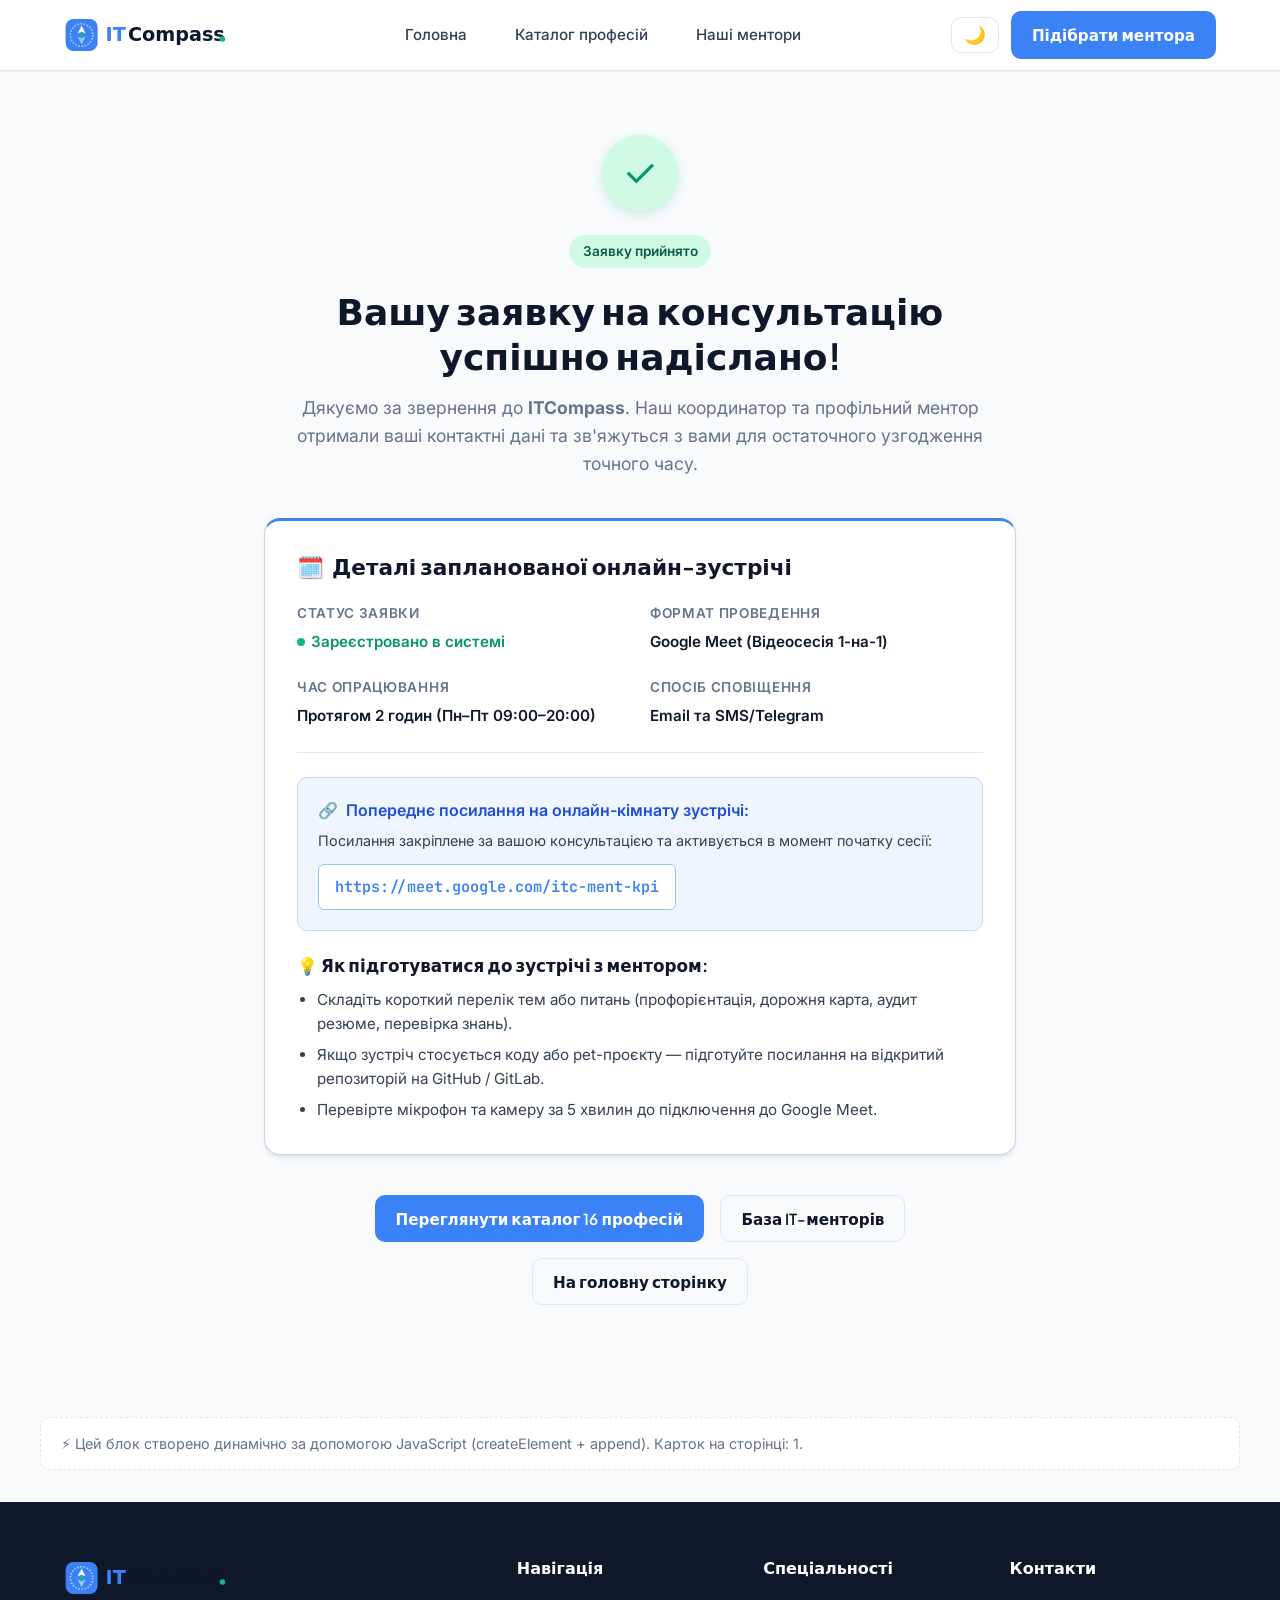
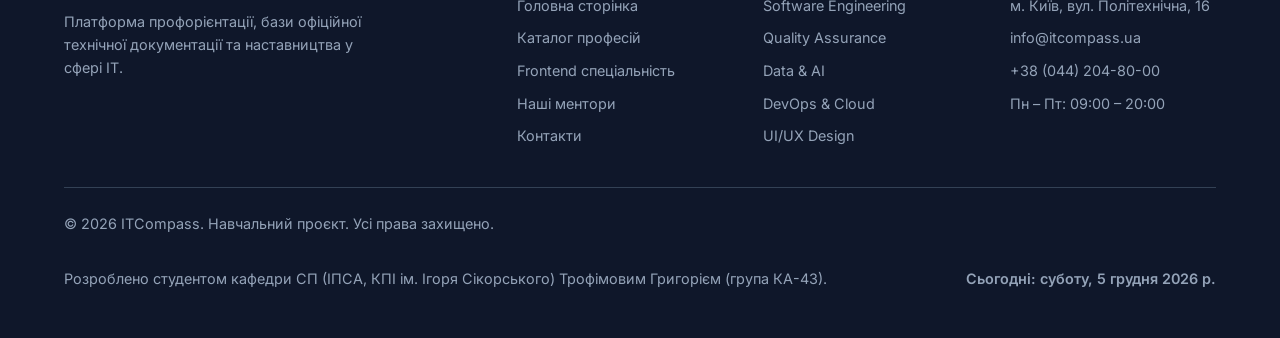
<file: success.html>
<!DOCTYPE html>
<html lang="uk">
<head>
  <meta charset="UTF-8">
  <meta name="viewport" content="width=device-width, initial-scale=1.0">
  <meta name="description" content="Підтвердження успішної реєстрації на онлайн-консультацію з IT-ментором платформи ITCompass.">
  <title>Заявку успішно оформлено — ITCompass</title>
  <link rel="icon" type="image/svg+xml" href="images/favicon.svg">
  <link rel="preconnect" href="https://fonts.googleapis.com">
  <link rel="preconnect" href="https://fonts.gstatic.com" crossorigin>
  <link href="https://fonts.googleapis.com/css2?family=Inter:wght@400;500;600&family=JetBrains+Mono:wght@500;700&family=Plus+Jakarta+Sans:wght@600;700;800&display=swap" rel="stylesheet">
  <link rel="stylesheet" href="css/style.css">
</head>
<body>

  <!-- Header -->
  <header>
    <div class="container header-inner">
      <a href="index.html" class="brand-logo" aria-label="ITCompass Головна">
        <img src="images/logo.svg" alt="Логотип платформи ITCompass">
      </a>

      <input type="checkbox" id="nav-toggle" class="nav-toggle" aria-label="Відкрити меню">
      <label for="nav-toggle" class="nav-toggle-btn" aria-hidden="true">
        <span></span>
        <span></span>
        <span></span>
      </label>

      <nav aria-label="Головне меню">
        <ul>
          <li><a href="index.html">Головна</a></li>
          <li><a href="professions.html">Каталог професій</a></li>
          <li><a href="mentors.html">Наші ментори</a></li>
        </ul>
      </nav>

      <div class="nav-actions">
        <a href="contacts.html" class="btn btn-primary">Підібрати ментора</a>
      </div>
    </div>
  </header>

  <!-- Main -->
  <main>
    <section style="padding: 4rem 0 5rem;">
      <div class="container" style="max-width: 800px; text-align: center;">

        <!-- Іконка успіху -->
        <div style="width: 76px; height: 76px; background-color: #D1FAE5; color: #059669; border-radius: 50%; display: flex; align-items: center; justify-content: center; font-size: 2.5rem; margin: 0 auto 1.5rem; box-shadow: 0 4px 12px rgba(16, 185, 129, 0.2);">
          &#10003;
        </div>

        <span class="hero-badge" style="background-color: #D1FAE5; color: #065F46;">
          Заявку прийнято
        </span>

        <h1 style="font-size: 2.25rem; margin-bottom: 1rem;">
          Вашу заявку на консультацію успішно надіслано!
        </h1>

        <p style="color: var(--color-text-muted); font-size: 1.1rem; line-height: 1.6; margin-bottom: 2.5rem;">
          Дякуємо за звернення до <strong>ITCompass</strong>. Наш координатор та профільний ментор отримали ваші контактні дані та зв'яжуться з вами для остаточного узгодження точного часу.
        </p>

        <!-- Картка деталей сесії -->
        <div class="card" style="text-align: left; padding: 2rem; margin-bottom: 2.5rem; border-color: #CBD5E1;">
          <h2 style="font-size: 1.35rem; margin-bottom: 1.25rem; display: flex; align-items: center; gap: 0.5rem;">
            <span>🗓️</span> Деталі запланованої онлайн-зустрічі
          </h2>

          <div style="display: grid; grid-template-columns: repeat(auto-fit, minmax(240px, 1fr)); gap: 1.25rem; margin-bottom: 1.5rem; padding-bottom: 1.5rem; border-bottom: 1px solid var(--color-border);">
            <div>
              <span style="font-size: 0.85rem; color: var(--color-text-muted); text-transform: uppercase; font-weight: 600; letter-spacing: 0.05em;">Статус заявки</span>
              <p style="margin: 0.25rem 0 0; font-weight: 600; color: #059669; display: flex; align-items: center; gap: 0.4rem;">
                <span style="display: inline-block; width: 8px; height: 8px; border-radius: 50%; background: #10B981;"></span>
                Зареєстровано в системі
              </p>
            </div>

            <div>
              <span style="font-size: 0.85rem; color: var(--color-text-muted); text-transform: uppercase; font-weight: 600; letter-spacing: 0.05em;">Формат проведення</span>
              <p style="margin: 0.25rem 0 0; font-weight: 600; color: var(--color-dark);">
                Google Meet (Відеосесія 1-на-1)
              </p>
            </div>

            <div>
              <span style="font-size: 0.85rem; color: var(--color-text-muted); text-transform: uppercase; font-weight: 600; letter-spacing: 0.05em;">Час опрацювання</span>
              <p style="margin: 0.25rem 0 0; font-weight: 600; color: var(--color-dark);">
                Протягом 2 годин (Пн–Пт 09:00–20:00)
              </p>
            </div>

            <div>
              <span style="font-size: 0.85rem; color: var(--color-text-muted); text-transform: uppercase; font-weight: 600; letter-spacing: 0.05em;">Спосіб сповіщення</span>
              <p style="margin: 0.25rem 0 0; font-weight: 600; color: var(--color-dark);">
                Email та SMS/Telegram
              </p>
            </div>
          </div>

          <!-- Блок посилання на Google Meet -->
          <div style="background-color: var(--color-primary-light); border: 1px solid #BFDBFE; border-radius: var(--radius-md); padding: 1.25rem; margin-bottom: 1.5rem;">
            <div style="font-weight: 600; color: var(--color-primary-dark); margin-bottom: 0.35rem; display: flex; align-items: center; gap: 0.5rem;">
              <span>🔗</span> Попереднє посилання на онлайн-кімнату зустрічі:
            </div>
            <p style="font-size: 0.9rem; color: var(--color-text); margin-bottom: 0.75rem;">
              Посилання закріплене за вашою консультацією та активується в момент початку сесії:
            </p>
            <a href="https://meet.google.com/itc-ment-kpi" target="_blank" rel="noopener noreferrer" style="font-family: var(--font-mono); font-size: 0.95rem; font-weight: 600; background: #FFFFFF; padding: 0.6rem 1rem; border-radius: var(--radius-sm); border: 1px solid #93C5FD; display: inline-block; word-break: break-all;">
              https://meet.google.com/itc-ment-kpi
            </a>
          </div>

          <!-- Рекомендації -->
          <h3 style="font-size: 1.05rem; margin-bottom: 0.75rem; color: var(--color-dark);">
            💡 Як підготуватися до зустрічі з ментором:
          </h3>
          <ul style="padding-left: 1.25rem; color: var(--color-text); font-size: 0.95rem; display: flex; flex-direction: column; gap: 0.4rem; margin-bottom: 0;">
            <li>Складіть короткий перелік тем або питань (профорієнтація, дорожня карта, аудит резюме, перевірка знань).</li>
            <li>Якщо зустріч стосується коду або pet-проєкту — підготуйте посилання на відкритий репозиторій на GitHub / GitLab.</li>
            <li>Перевірте мікрофон та камеру за 5 хвилин до підключення до Google Meet.</li>
          </ul>
        </div>

        <!-- Кнопки дій -->
        <div style="display: flex; gap: 1rem; justify-content: center; flex-wrap: wrap;">
          <a href="professions.html" class="btn btn-primary">
            Переглянути каталог 16 професій
          </a>
          <a href="mentors.html" class="btn btn-outline">
            База IT-менторів
          </a>
          <a href="index.html" class="btn btn-outline">
            На головну сторінку
          </a>
        </div>

      </div>
    </section>
  </main>

  <!-- Footer -->
  <footer>
    <div class="container">
      <div class="footer-grid">
        <div class="footer-brand">
          <a href="index.html" class="brand-logo" aria-label="ITCompass">
            <img src="images/logo.svg" alt="ITCompass Лого">
          </a>
          <p>
            Платформа профорієнтації, бази офіційної технічної документації та наставництва у сфері IT.
          </p>
        </div>

        <div class="footer-col">
          <h4>Навігація</h4>
          <ul>
            <li><a href="index.html">Головна сторінка</a></li>
            <li><a href="professions.html">Каталог професій</a></li>
            <li><a href="profession-frontend.html">Frontend спеціальність</a></li>
            <li><a href="mentors.html">Наші ментори</a></li>
            <li><a href="contacts.html">Контакти</a></li>
          </ul>
        </div>

        <div class="footer-col">
          <h4>Спеціальності</h4>
          <ul>
            <li><a href="professions.html">Software Engineering</a></li>
            <li><a href="professions.html">Quality Assurance</a></li>
            <li><a href="professions.html">Data &amp; AI</a></li>
            <li><a href="professions.html">DevOps &amp; Cloud</a></li>
            <li><a href="professions.html">UI/UX Design</a></li>
          </ul>
        </div>

        <div class="footer-col">
          <h4>Контакти</h4>
          <ul>
            <li>м. Київ, вул. Політехнічна, 16</li>
            <li><a href="mailto:info@itcompass.ua">info@itcompass.ua</a></li>
            <li><a href="tel:+380442048000">+38 (044) 204-80-00</a></li>
            <li>Пн – Пт: 09:00 – 20:00</li>
          </ul>
        </div>
      </div>

      <div class="footer-bottom">
        <p>&copy; 2026 ITCompass. Навчальний проєкт. Усі права захищено.</p>
        <p>Розроблено студентом кафедри СП (ІПСА, КПІ ім. Ігоря Сікорського) Трофімовим Григорієм (група КА-43).</p>
      </div>
    </div>
  </footer>

  <script src="./js/main.js"></script>
</body>
</html>
</file>
<file: css/style.css>
/* ==========================================================================
   ITCompass — style.css (головний файл стилів)
   Лабораторна робота №3: організація стилів через декілька CSS-файлів,
   об'єднаних директивою @import.

   base.css       — дизайн-токени, reset, типографіка, таблиці
   layout.css     — контейнер, шапка, бургер-меню, сітки, підвал, медіазапити
   components.css — кнопки, hero, картки, теги, модальні вікна
   forms.css      — форми, поля вводу та клієнтська валідація
   ========================================================================== */

@import url('base.css');
@import url('layout.css');
@import url('components.css');
@import url('forms.css');
</file>
